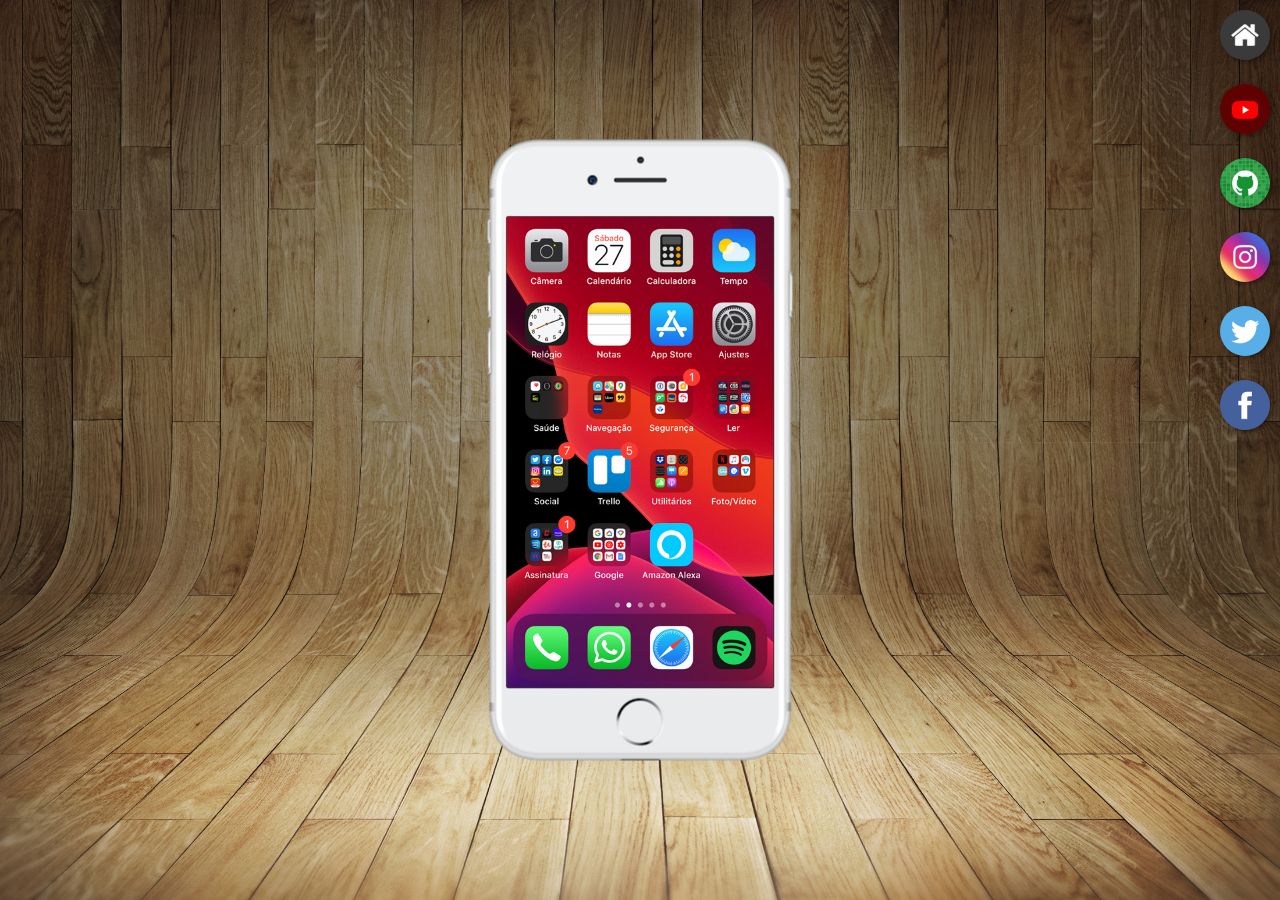
<file: index.html>
<!DOCTYPE html>
<html lang="pt-br">
<head>
    <meta charset="UTF-8">
    <meta http-equiv="X-UA-Compatible" content="IE=edge">
    <meta name="viewport" content="width=device-width, initial-scale=1.0">
    <link rel="shortcut icon" href="favicon.ico" type="image/x-icon">
    <link rel="stylesheet" href="estilos/style.css">
    <title>Projeto Redes Sociais</title>
</head>
<body>
    <main>
        <section id="telefone">
            <iframe src="home.html" name="tela" id="tela" frameborder="0"></iframe>
        </section>
        <section id="redes-sociais">
            <a href="#" target="tela"><img src="imagens/logo-home.jpg" alt="Home"></a><br>
            <a href="youtube.html" target="tela"><img src="imagens/logo-youtube.jpg" alt="Youtube"></a><br>
            <a href="github.html" target="tela"><img src="imagens/logo-github.jpg" alt="Github"></a><br>
            <a href="instagram.html" target="tela"><img src="imagens/logo-instagram.jpg" alt="Instagram"></a><br>
            <a href="twitter.html" target="tela"><img src="imagens/logo-twitter.jpg" alt="Twitter"></a><br>
            <a href="facebook.html" target="tela"><img src="imagens/logo-facebook.jpg" alt="Facebook"></a><br>
        </section>

    </main>
</body>
</html>
</file>
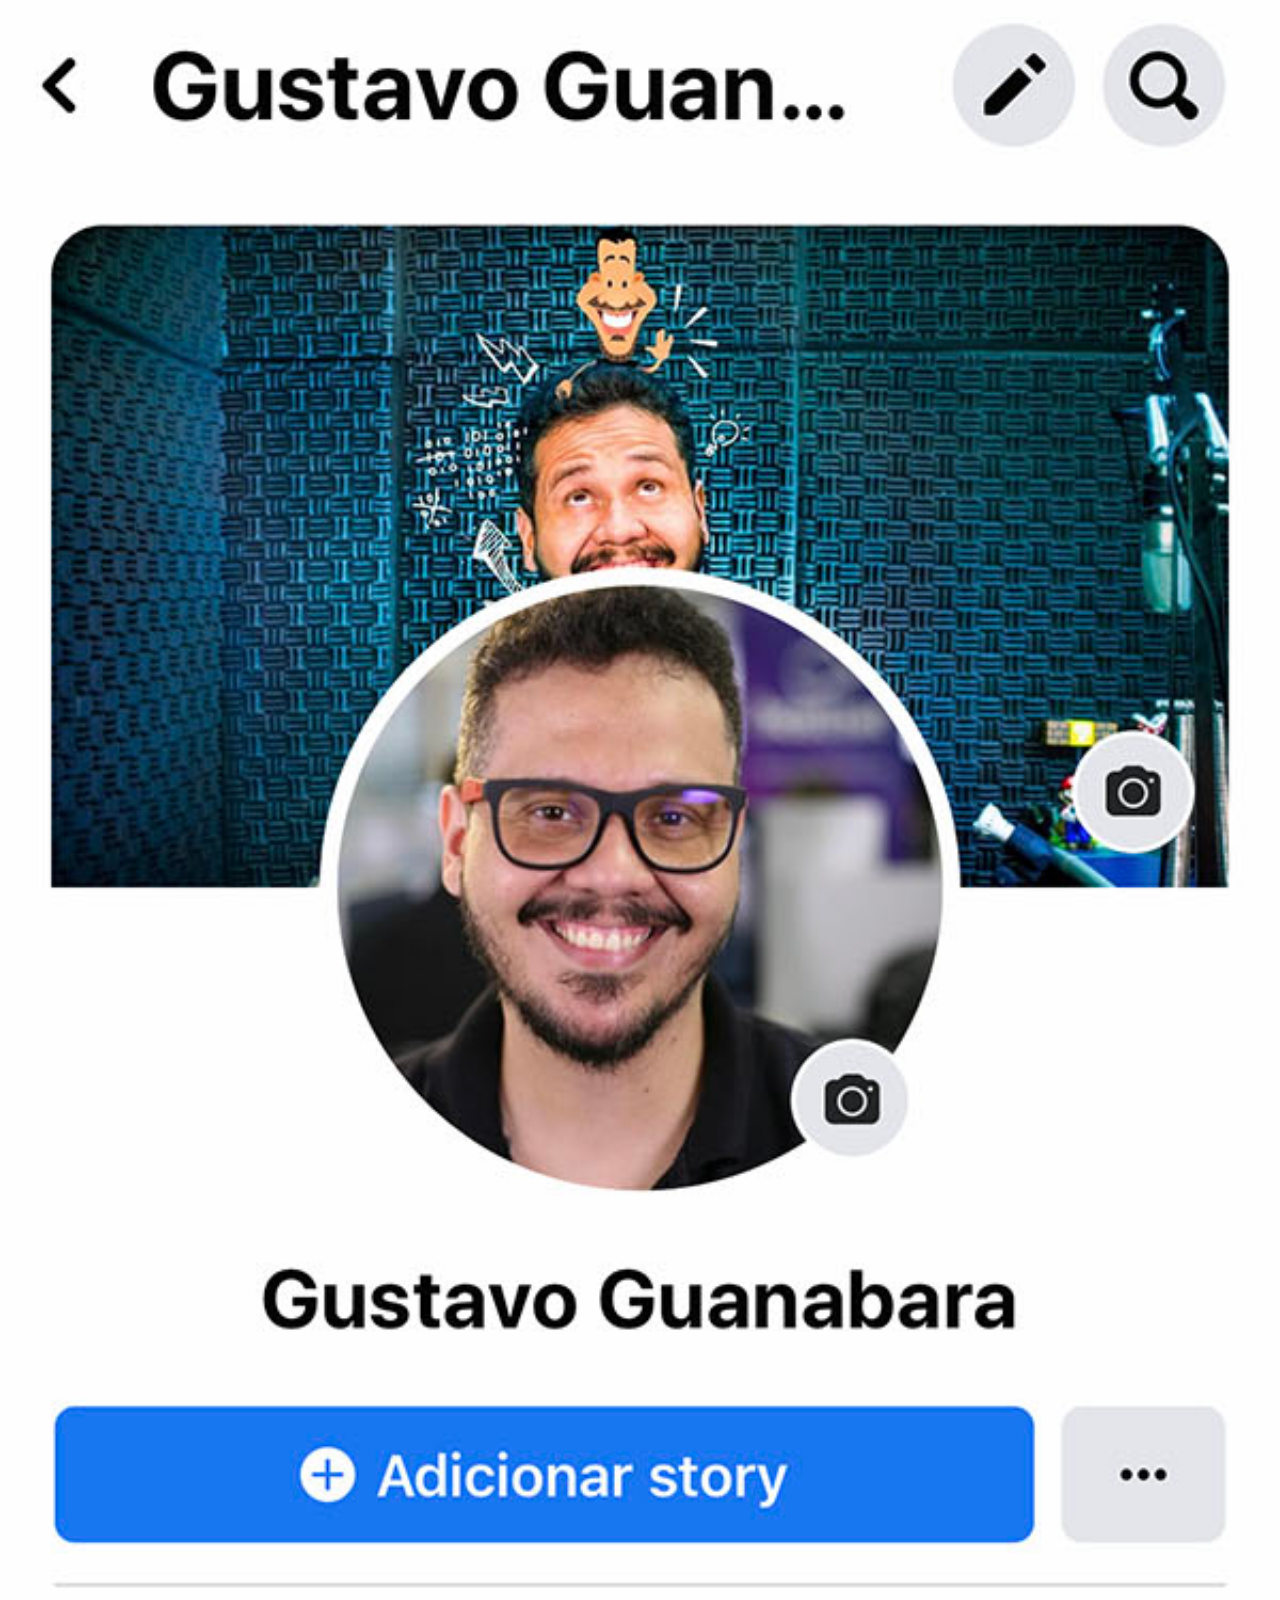
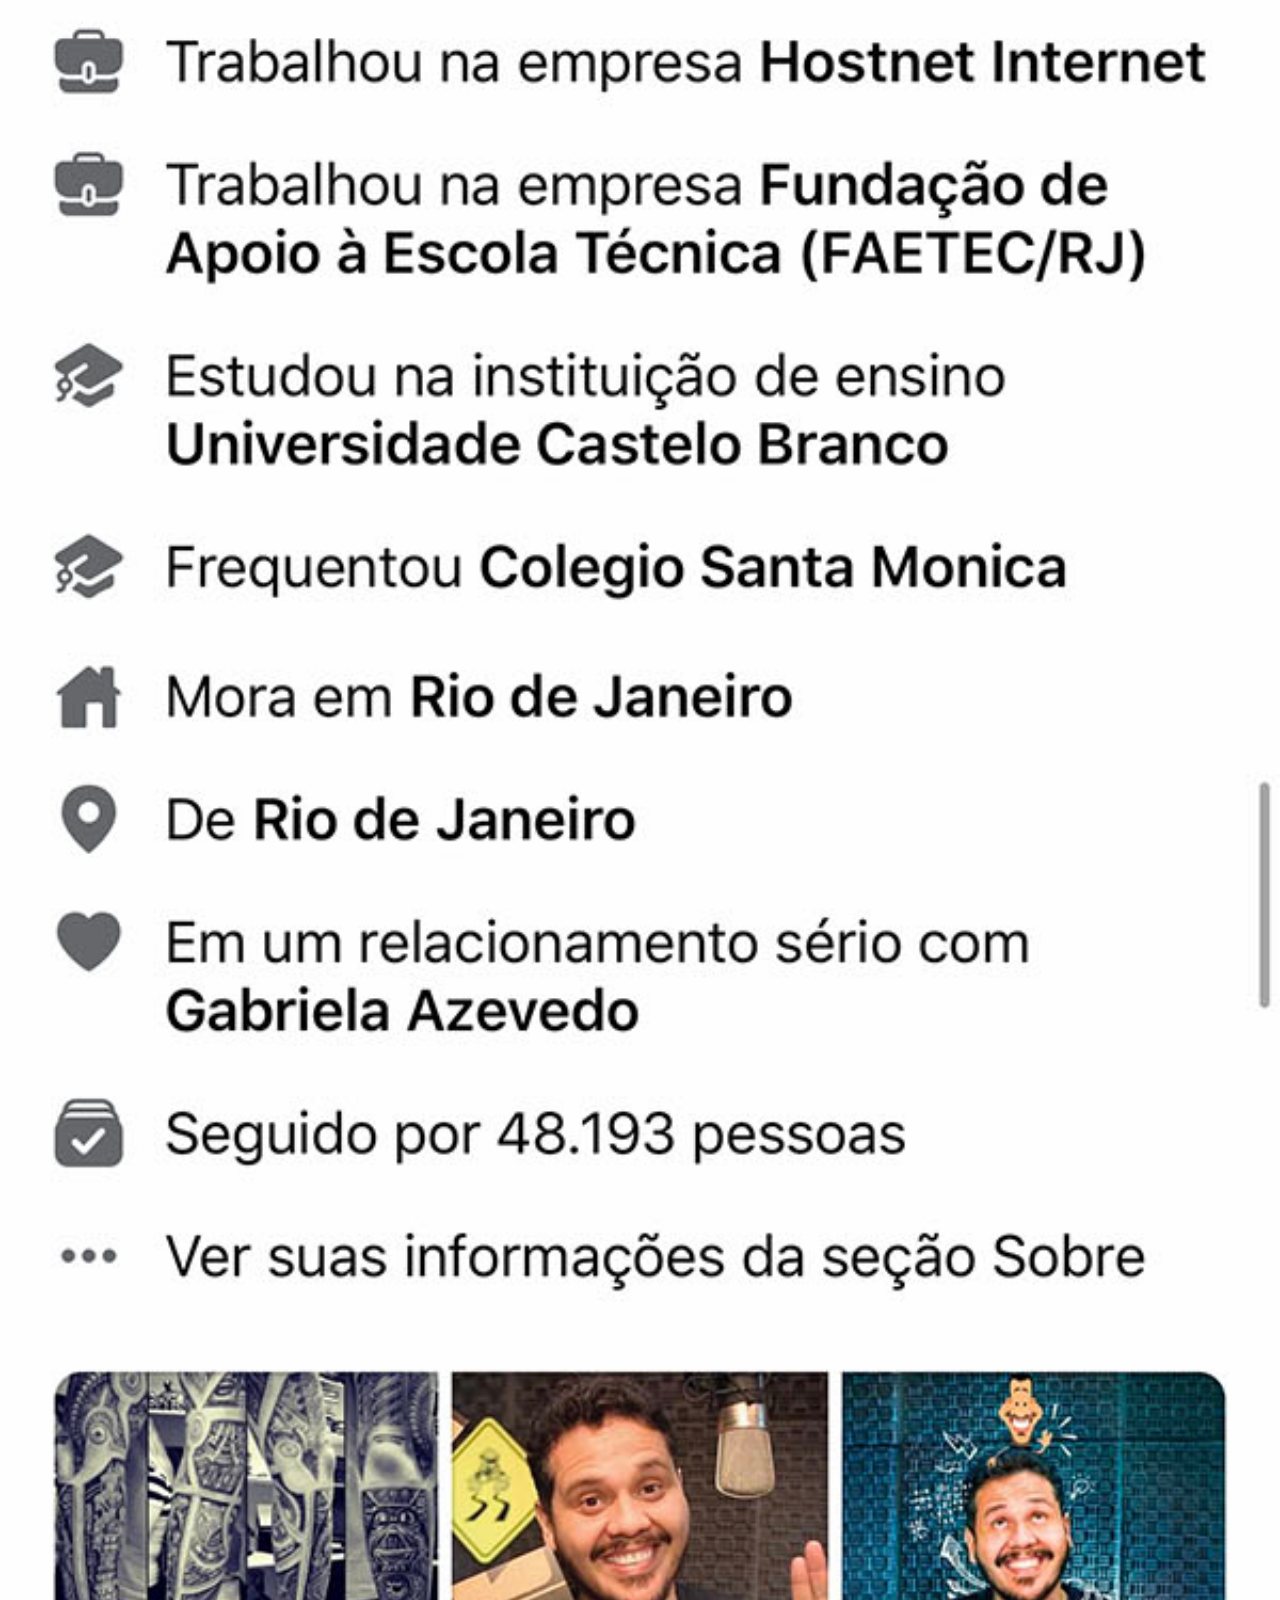
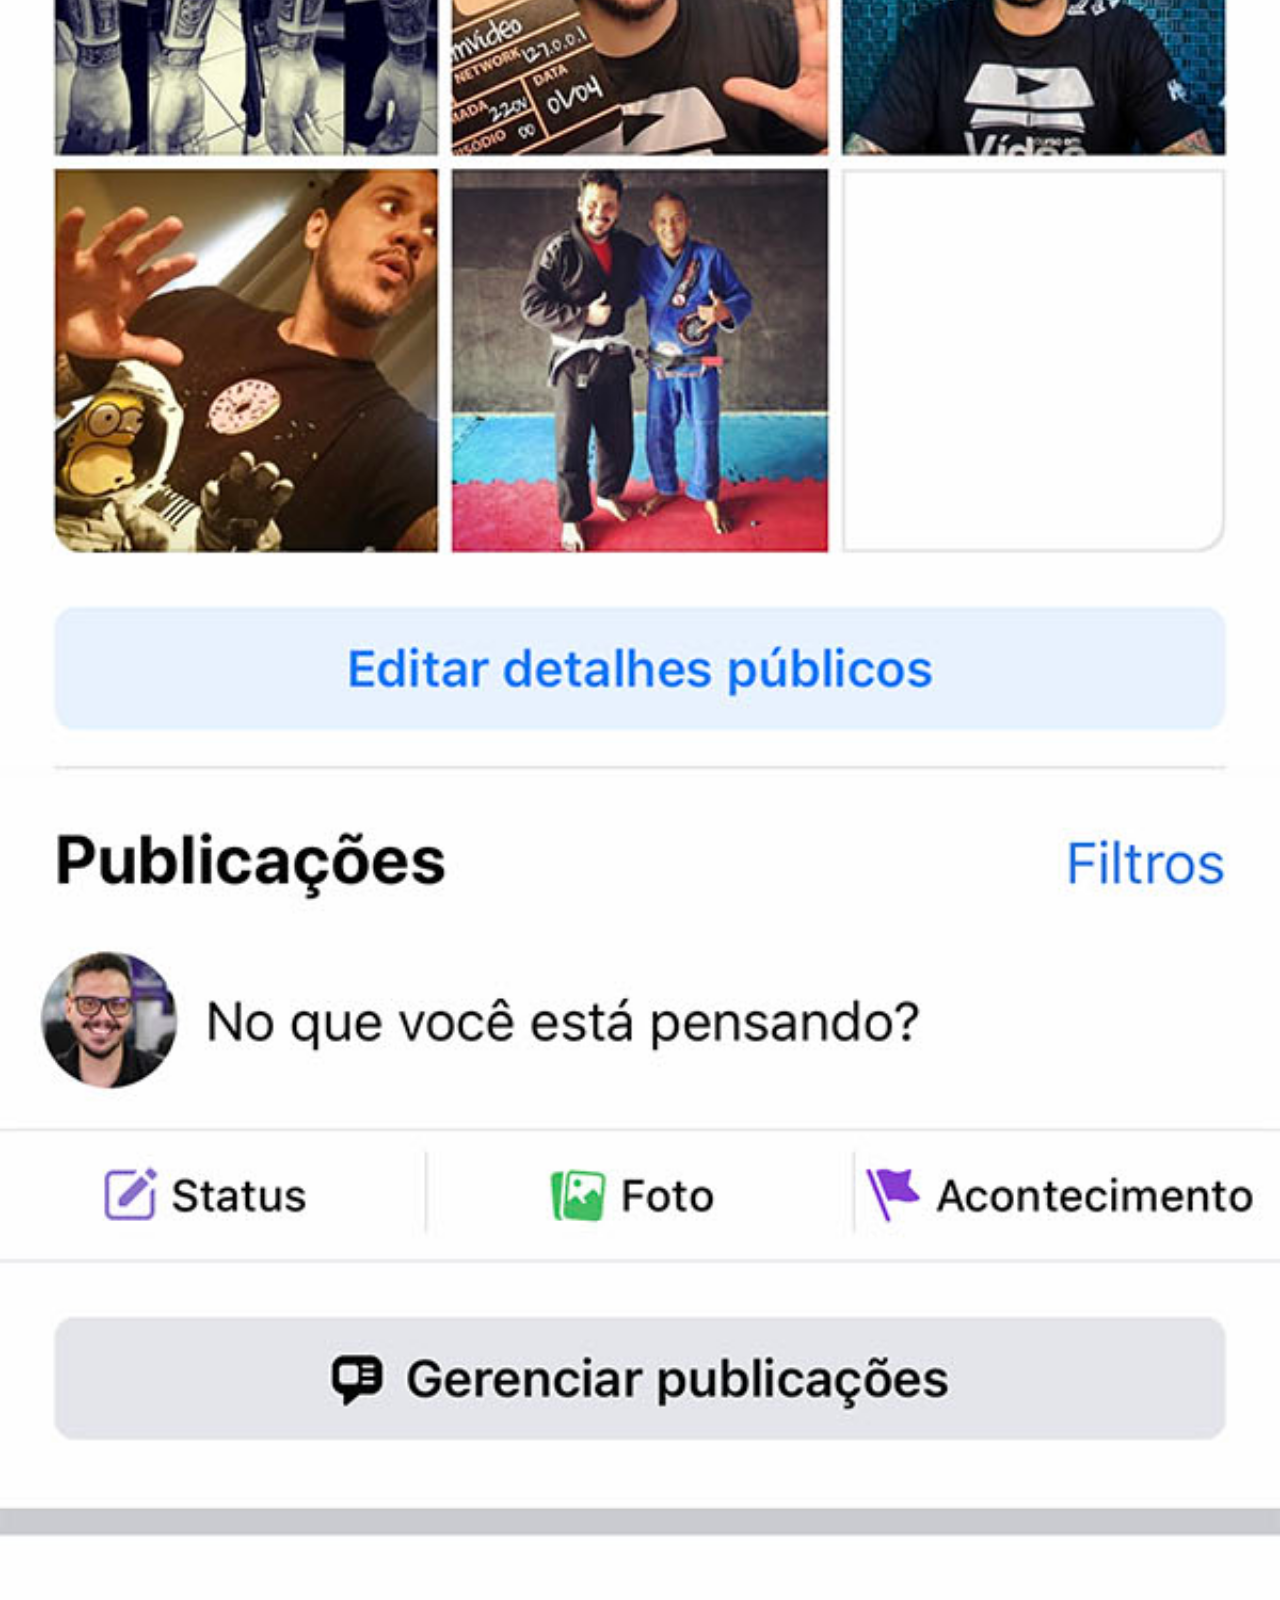
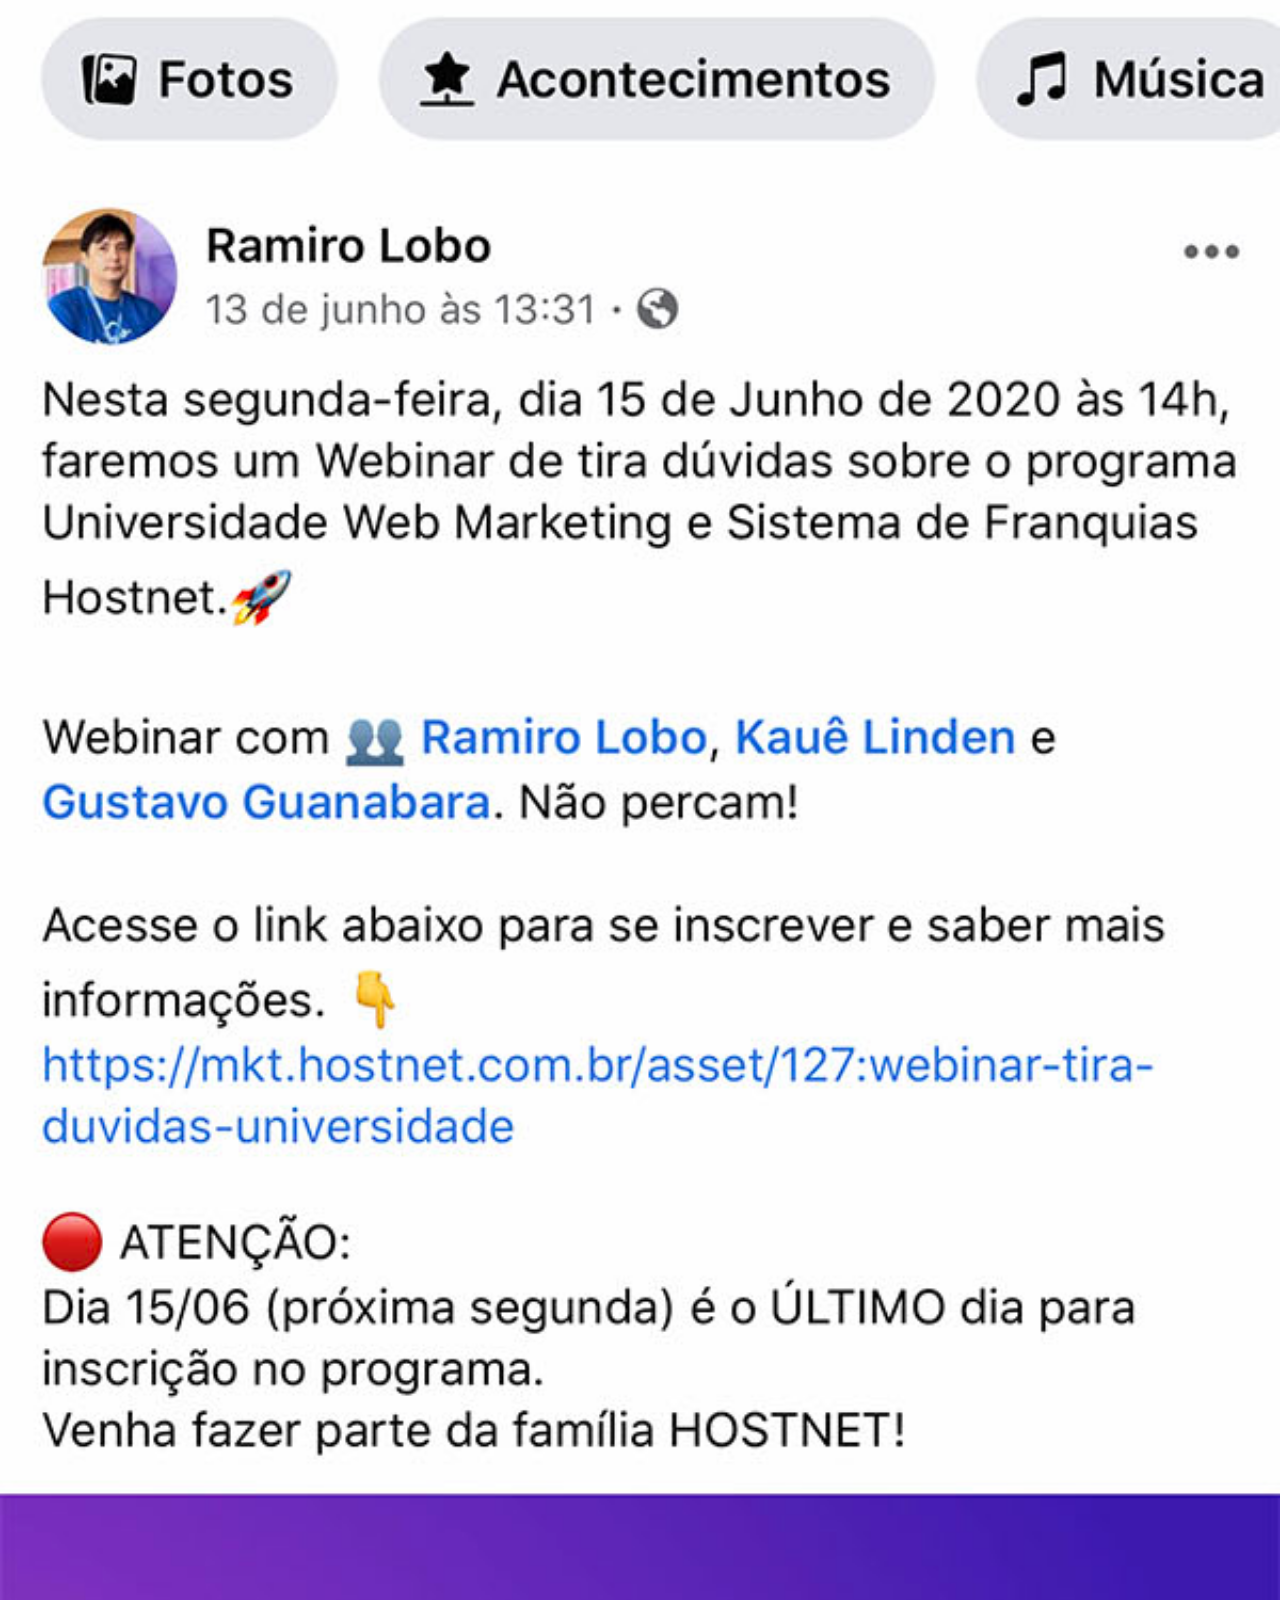
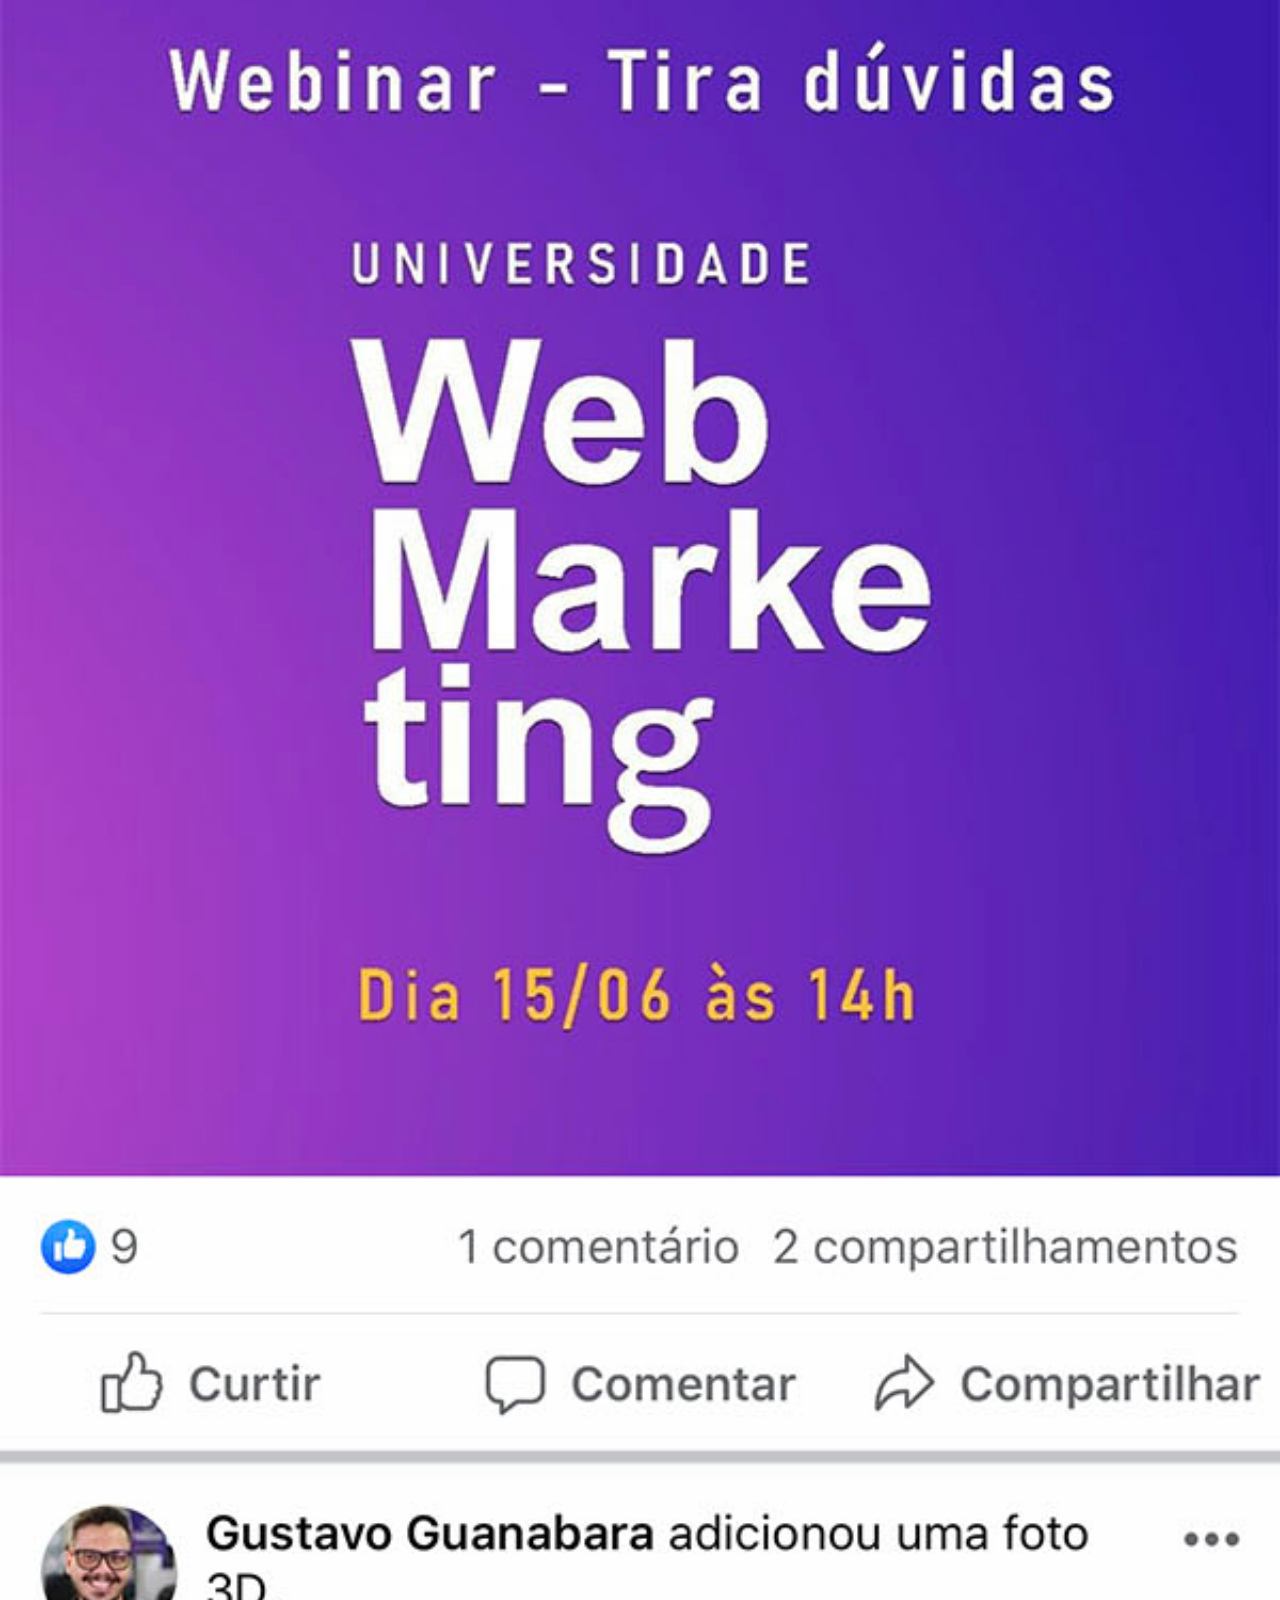
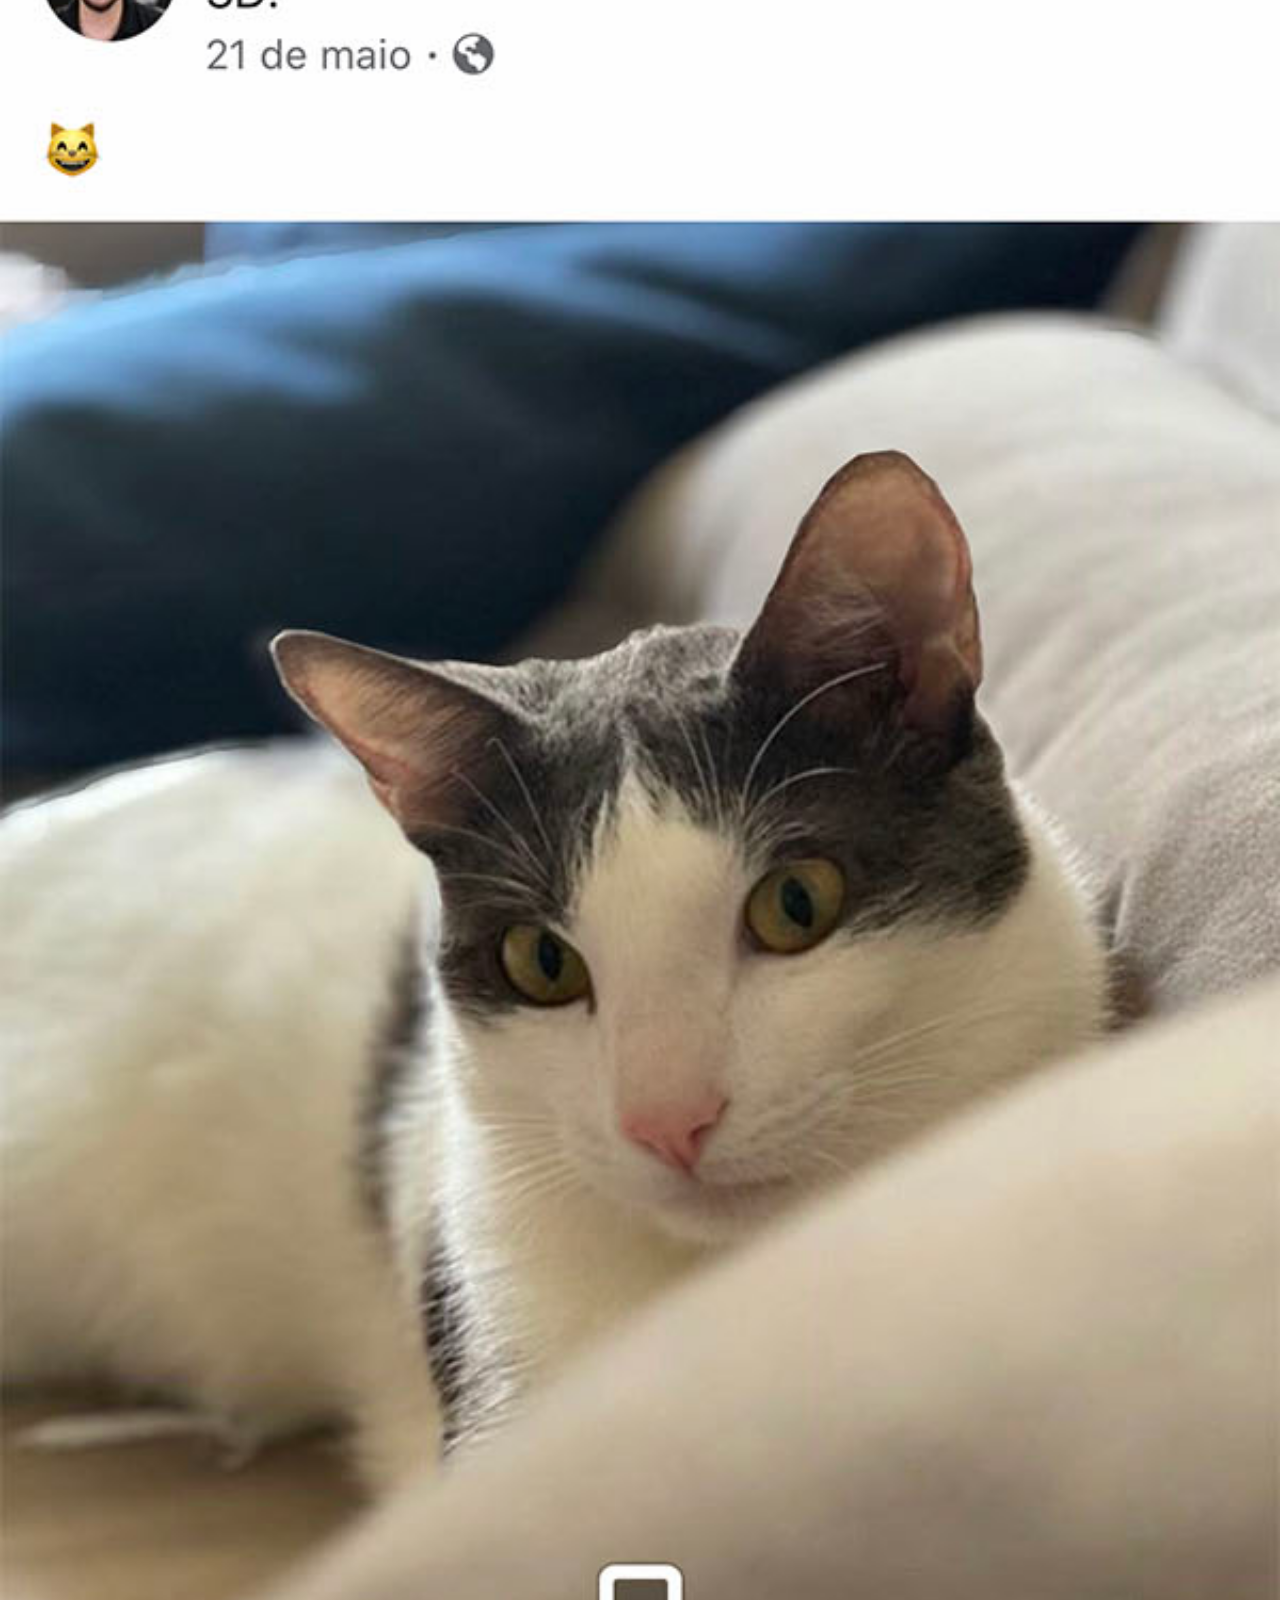
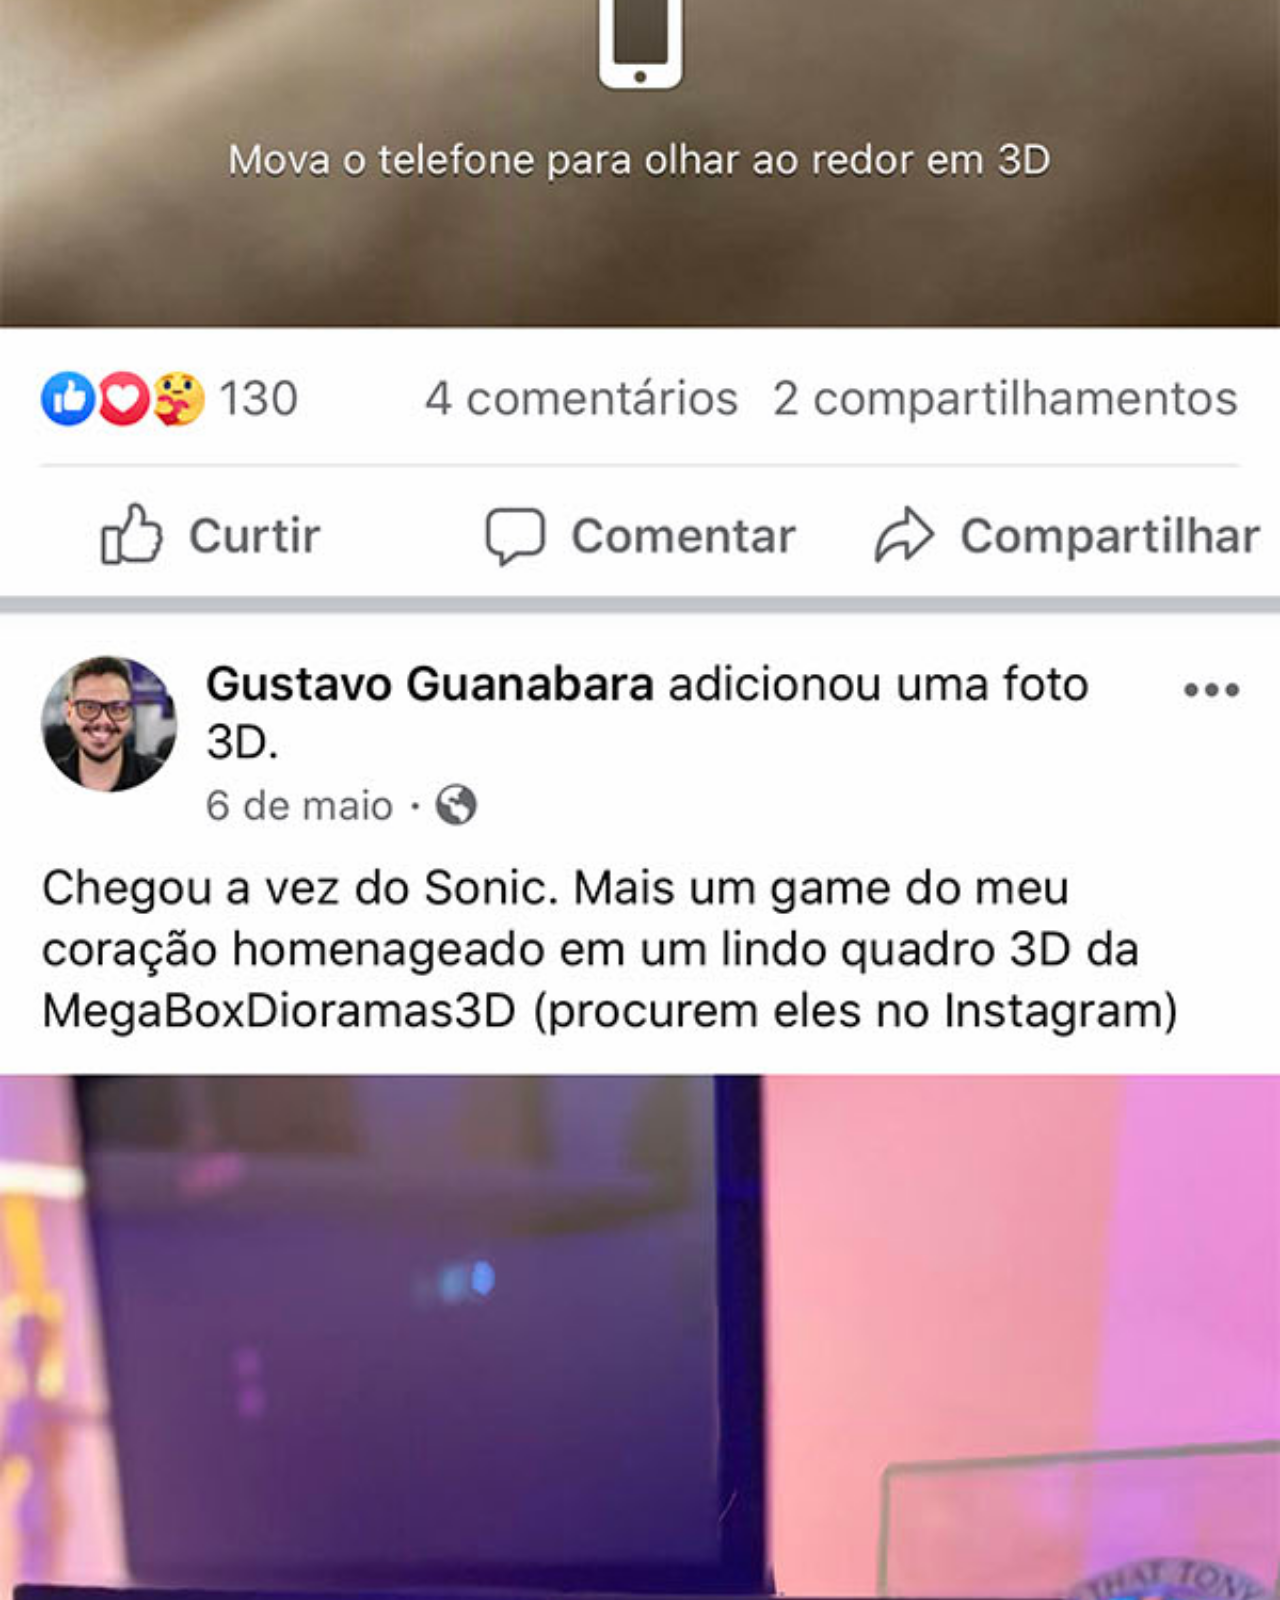
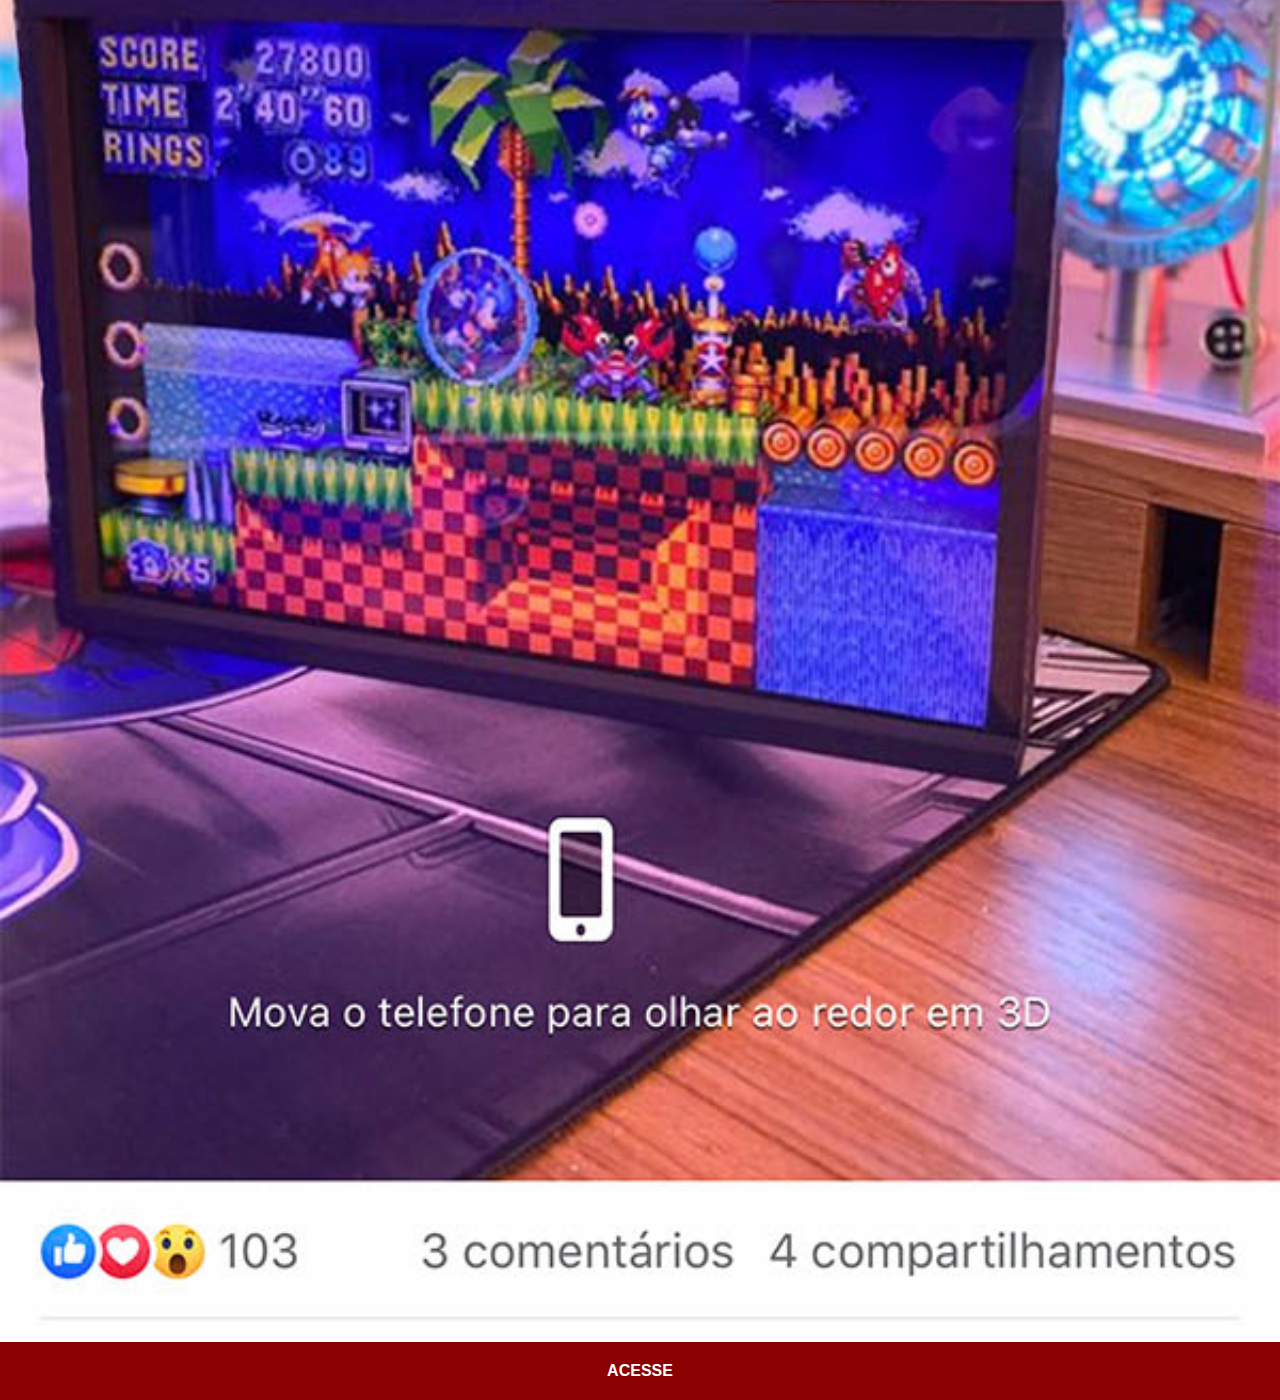
<file: facebook.html>
<!DOCTYPE html>
<html lang="pt-br">
<head>
    <meta charset="UTF-8">
    <meta http-equiv="X-UA-Compatible" content="IE=edge">
    <meta name="viewport" content="width=device-width, initial-scale=1.0">
    <title>YouTube</title>
    <link rel="stylesheet" href="estilos/social.css">

</head>


<body>
    <img src="imagens/tela-facebook.jpg" alt="Facebook">
    <a href="https://www.facebook.com/gustavoguanabara" target="_blank">ACESSE</a>
</body>
</html>
</file>
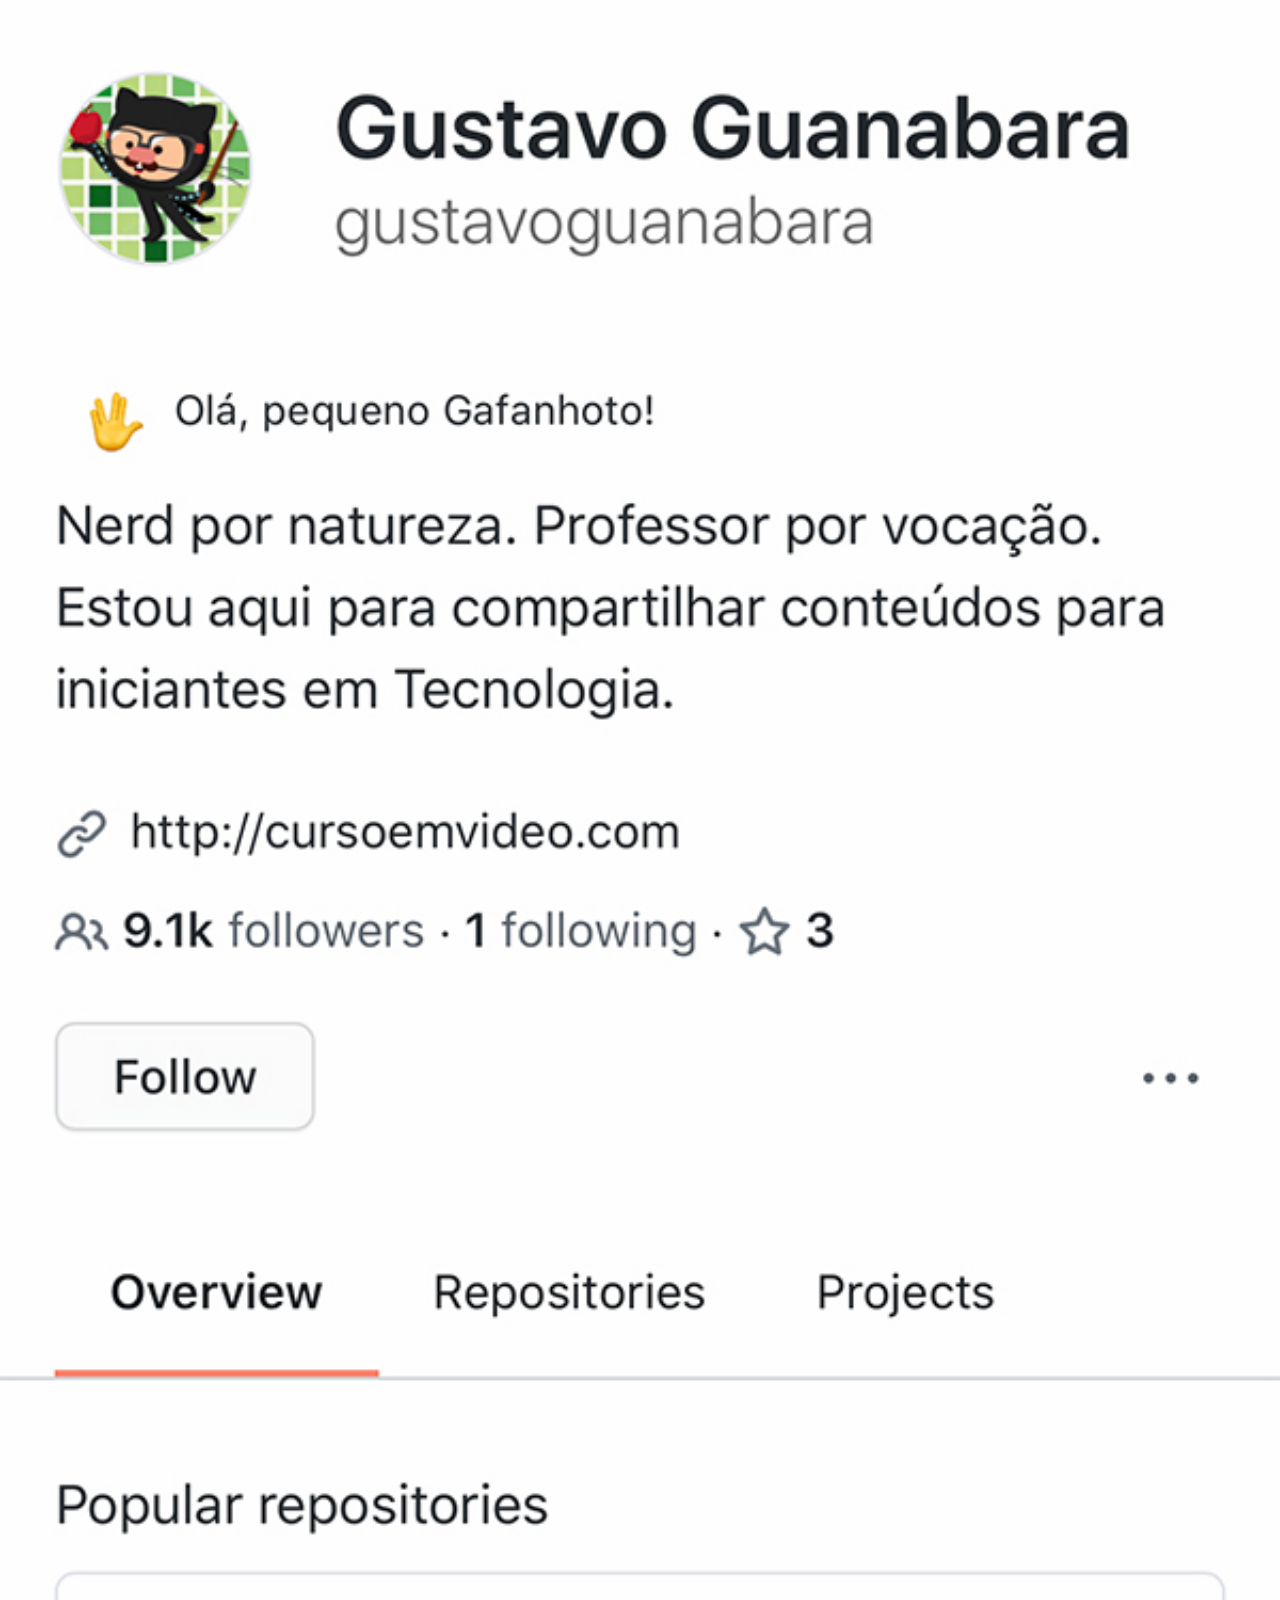
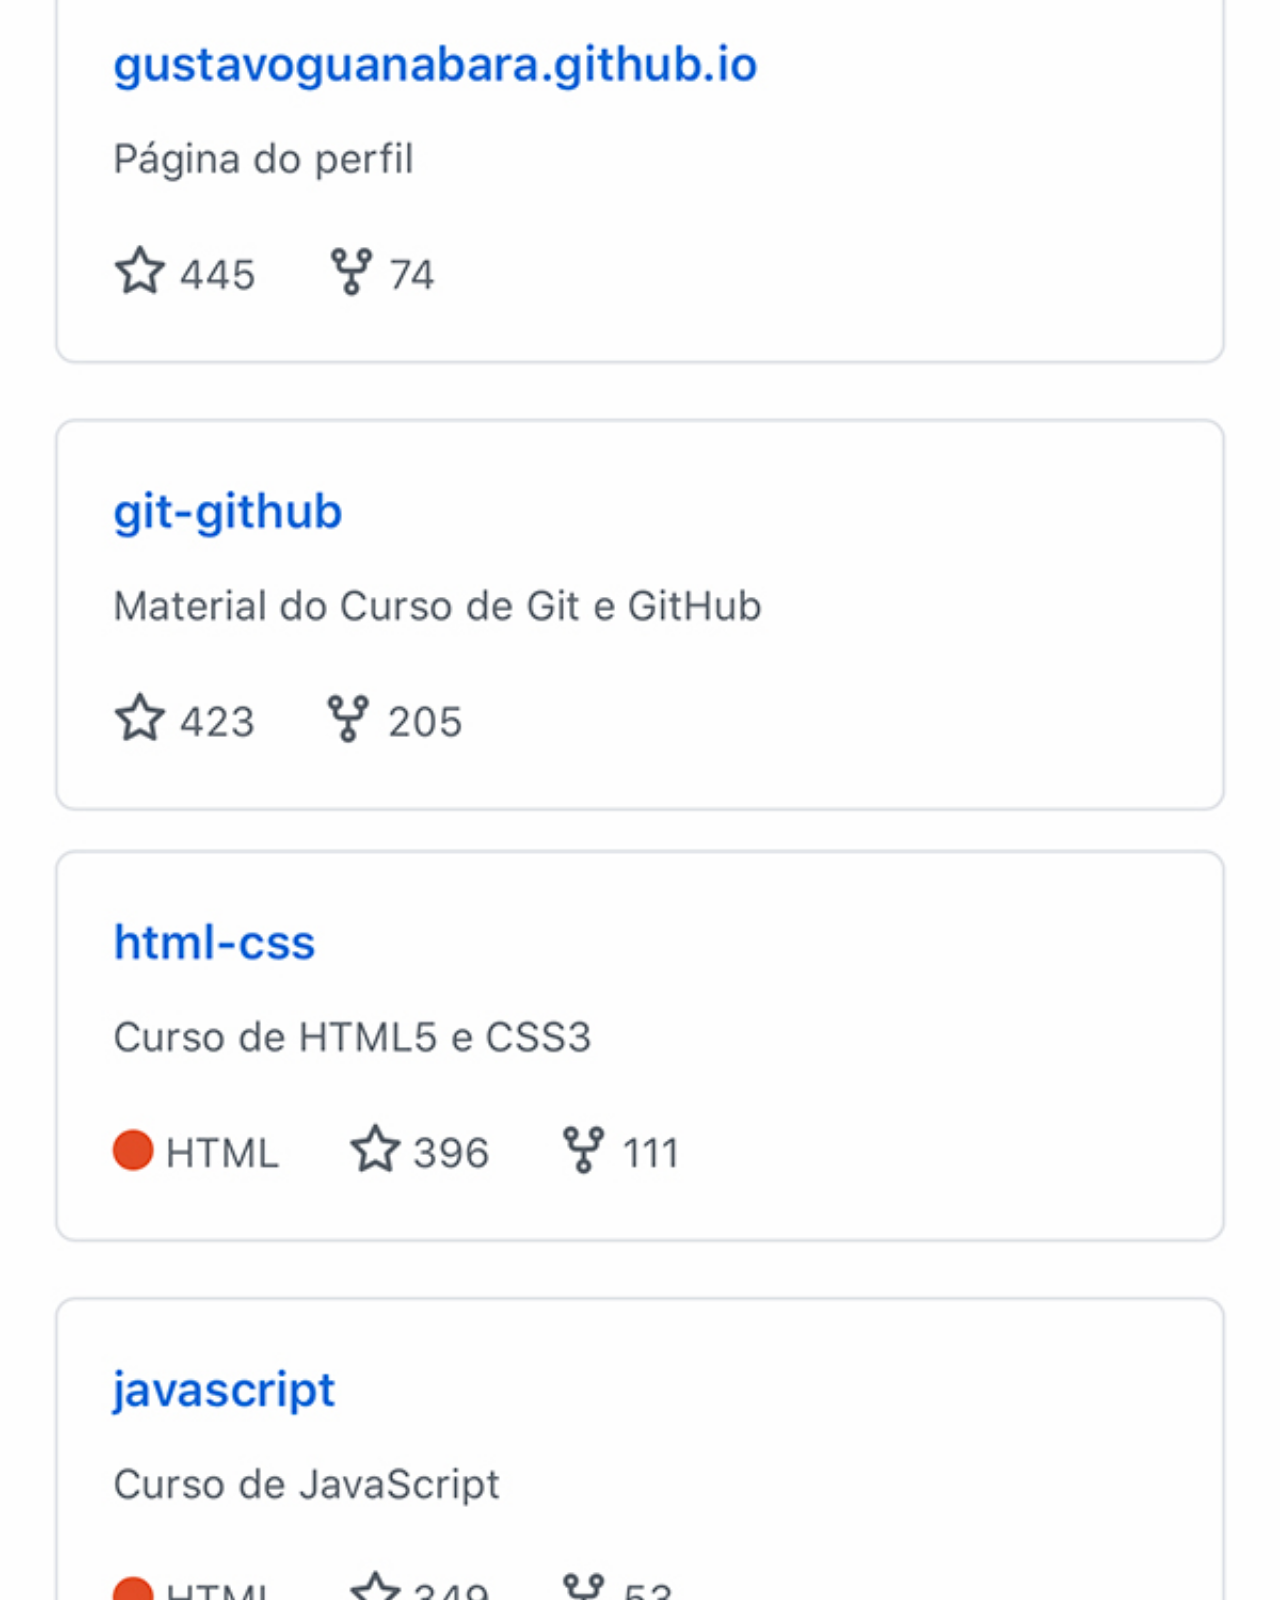
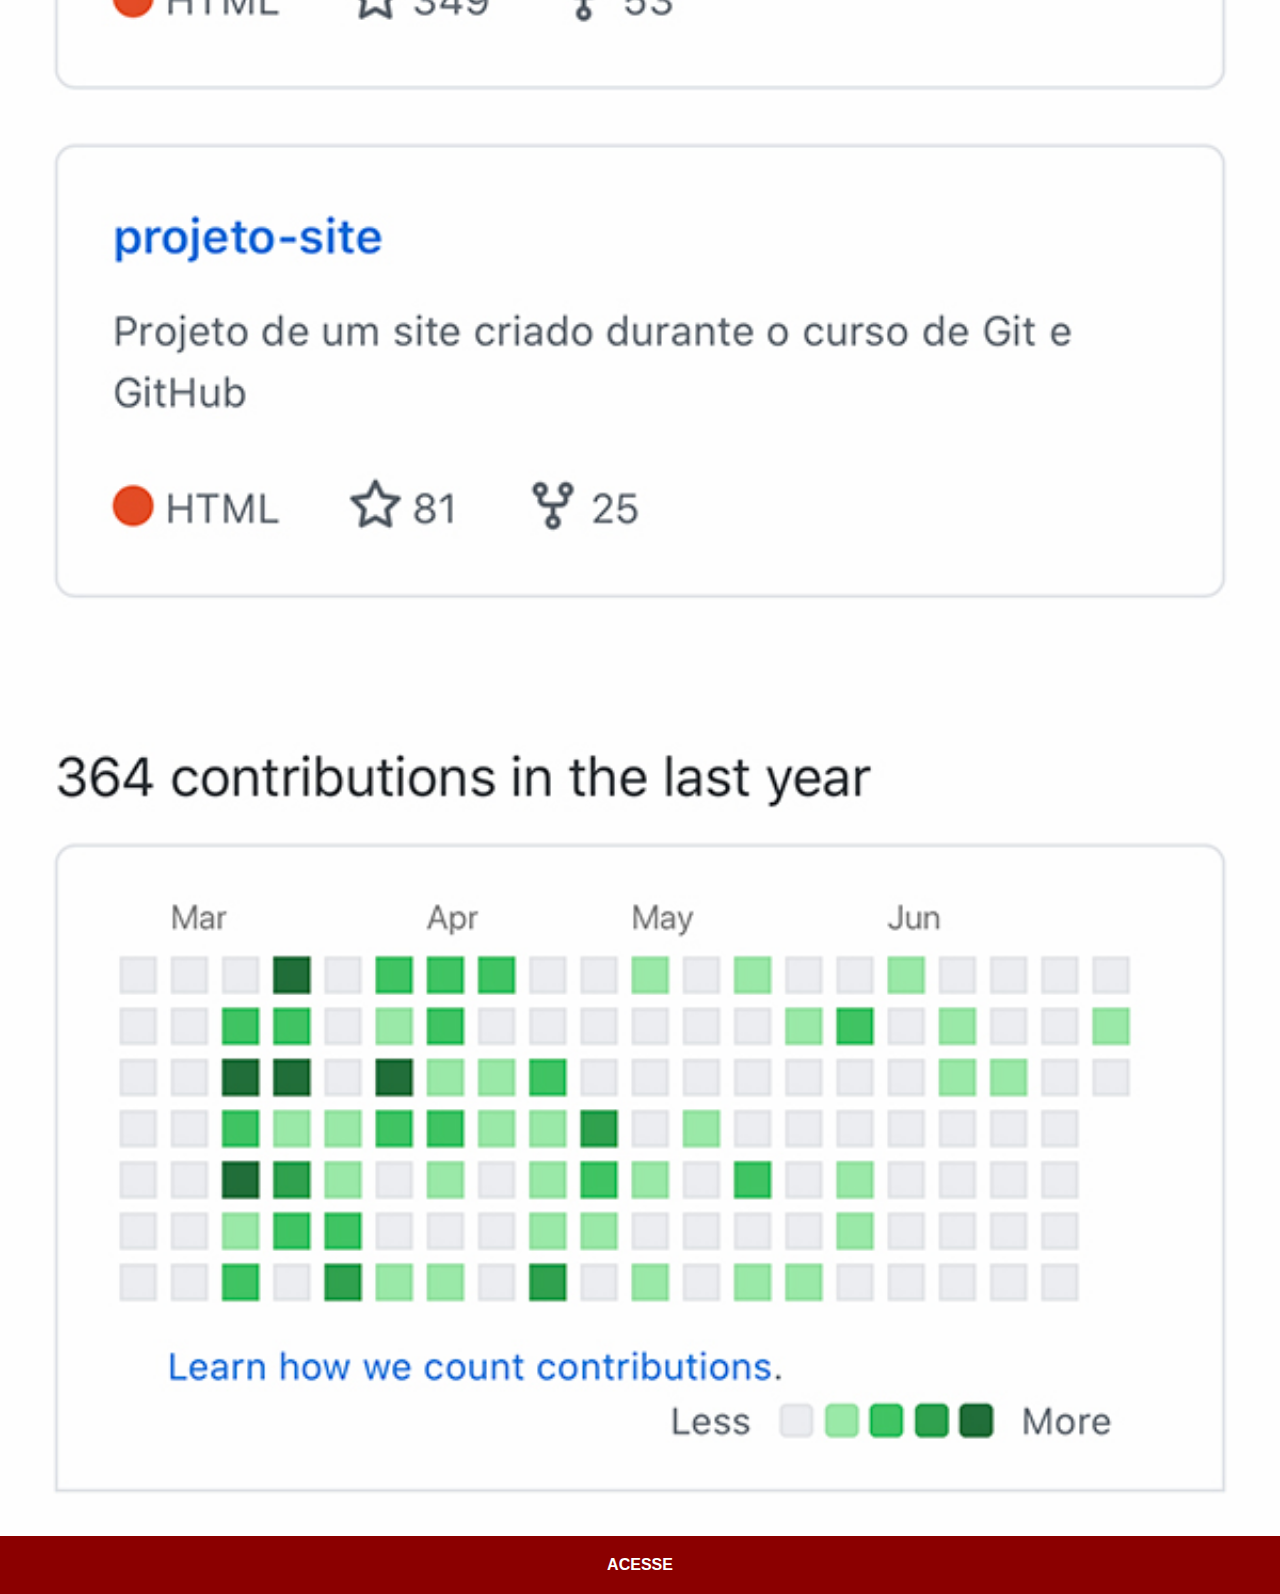
<file: github.html>
<!DOCTYPE html>
<html lang="pt-br">
<head>
    <meta charset="UTF-8">
    <meta http-equiv="X-UA-Compatible" content="IE=edge">
    <meta name="viewport" content="width=device-width, initial-scale=1.0">
    <title>YouTube</title>
    <link rel="stylesheet" href="estilos/social.css">

</head>


<body>
    <img src="imagens/tela-github.jpg" alt="YouTube">
    <a href="https://github.com/gustavoguanabara" target="_blank">ACESSE</a>
</body>
</html>
</file>
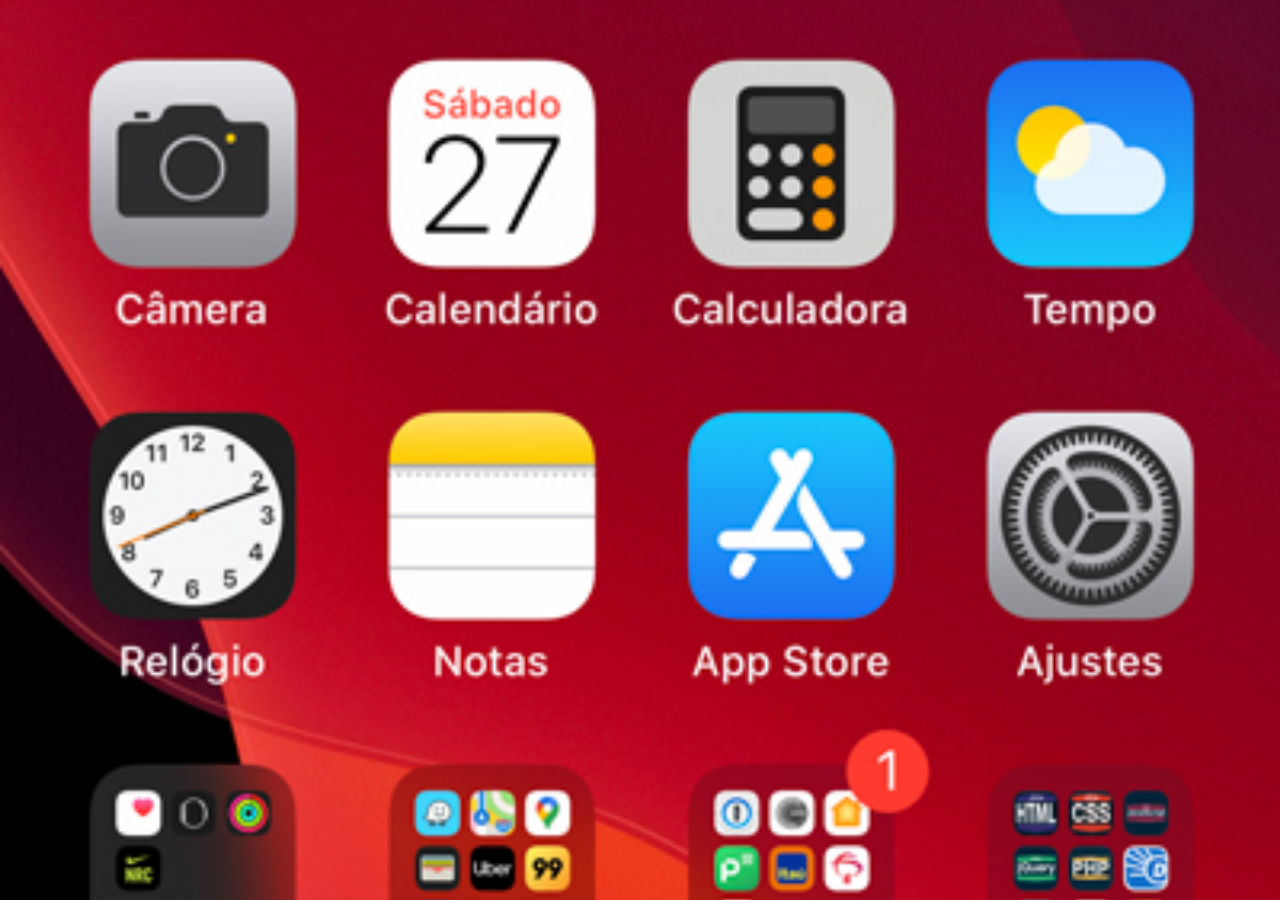
<file: home.html>
<!DOCTYPE html>
<html lang="pt-br">
<head>
    <meta charset="UTF-8">
    <meta http-equiv="X-UA-Compatible" content="IE=edge">
    <meta name="viewport" content="width=device-width, initial-scale=1.0">
    <title>Home</title>
</head>
<style>
    * {
        margin: 0px;
        padding: 0px;
    }

    body {
        width: 100vw;
        height: 100vh;
        background: black url('imagens/tela-home.jpg') no-repeat top center;
        background-size: cover;
    }
</style>
<body>
    
</body>
</html>
</file>
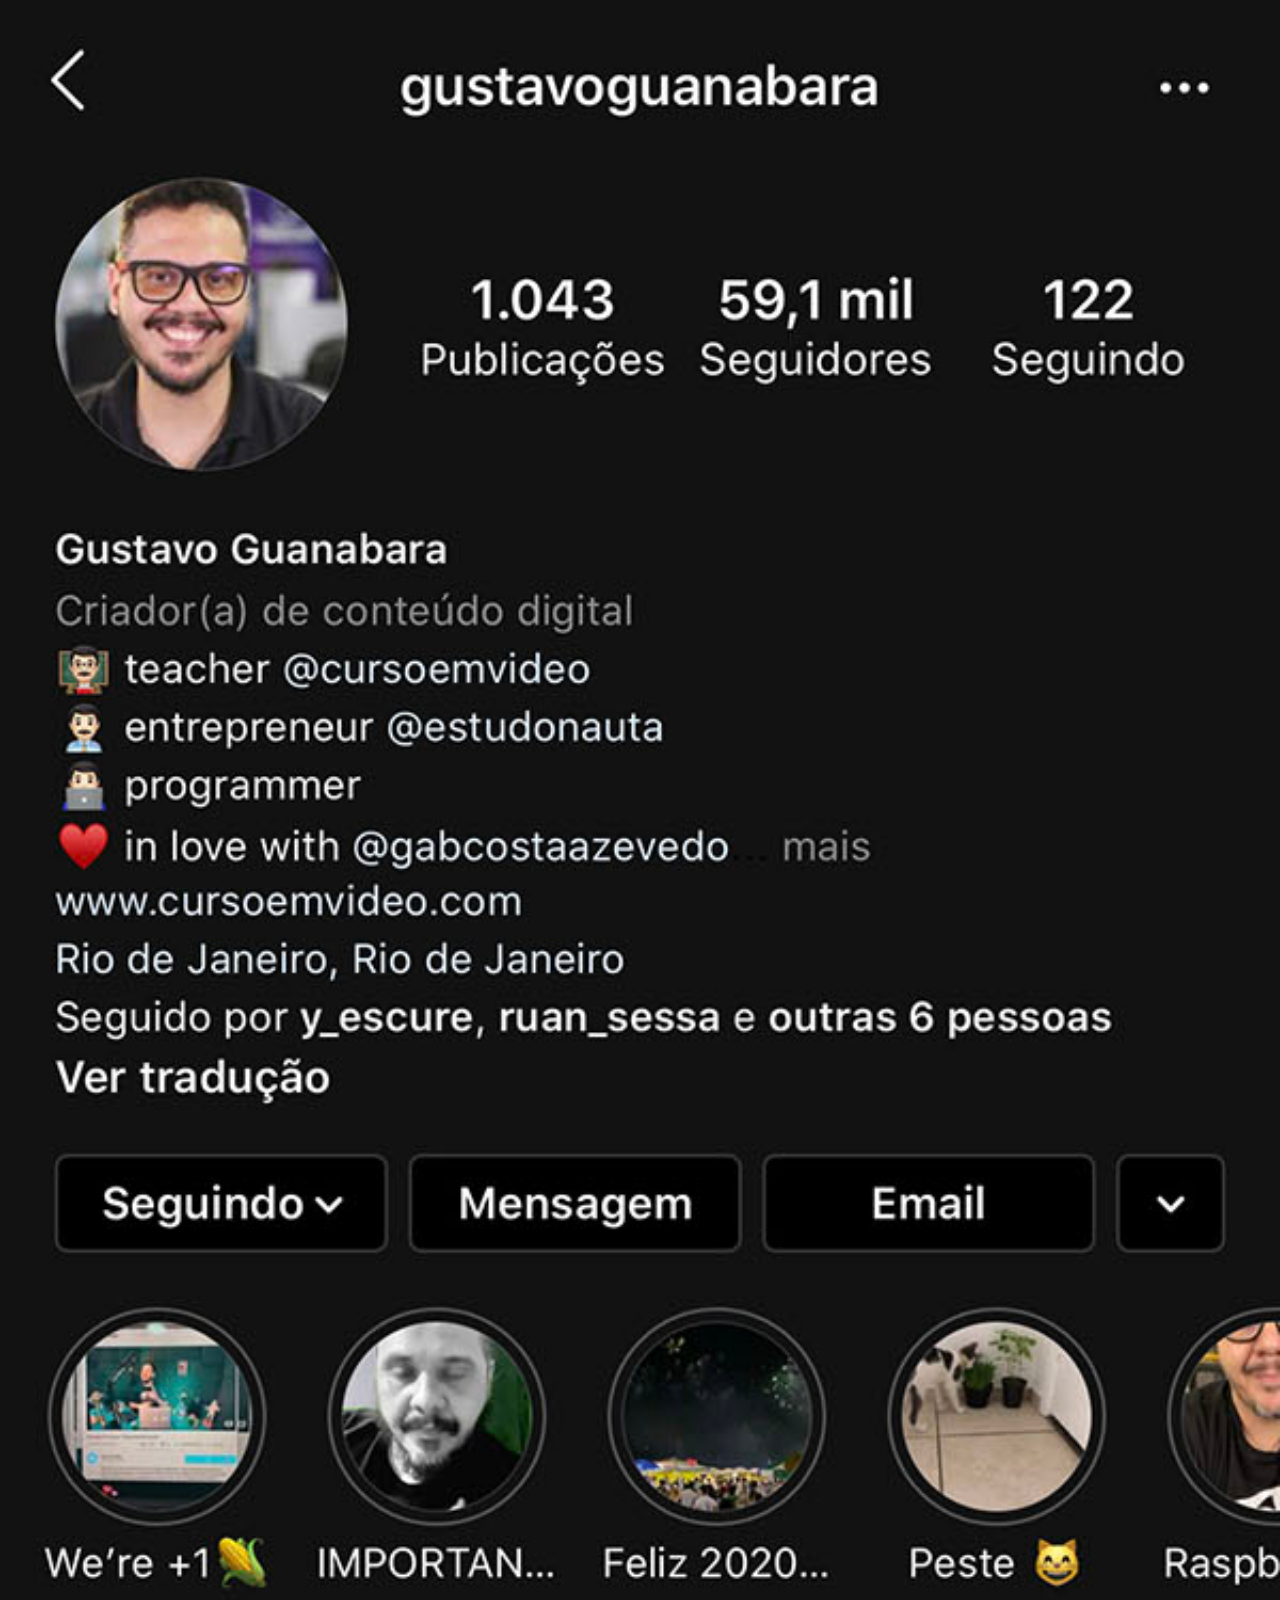
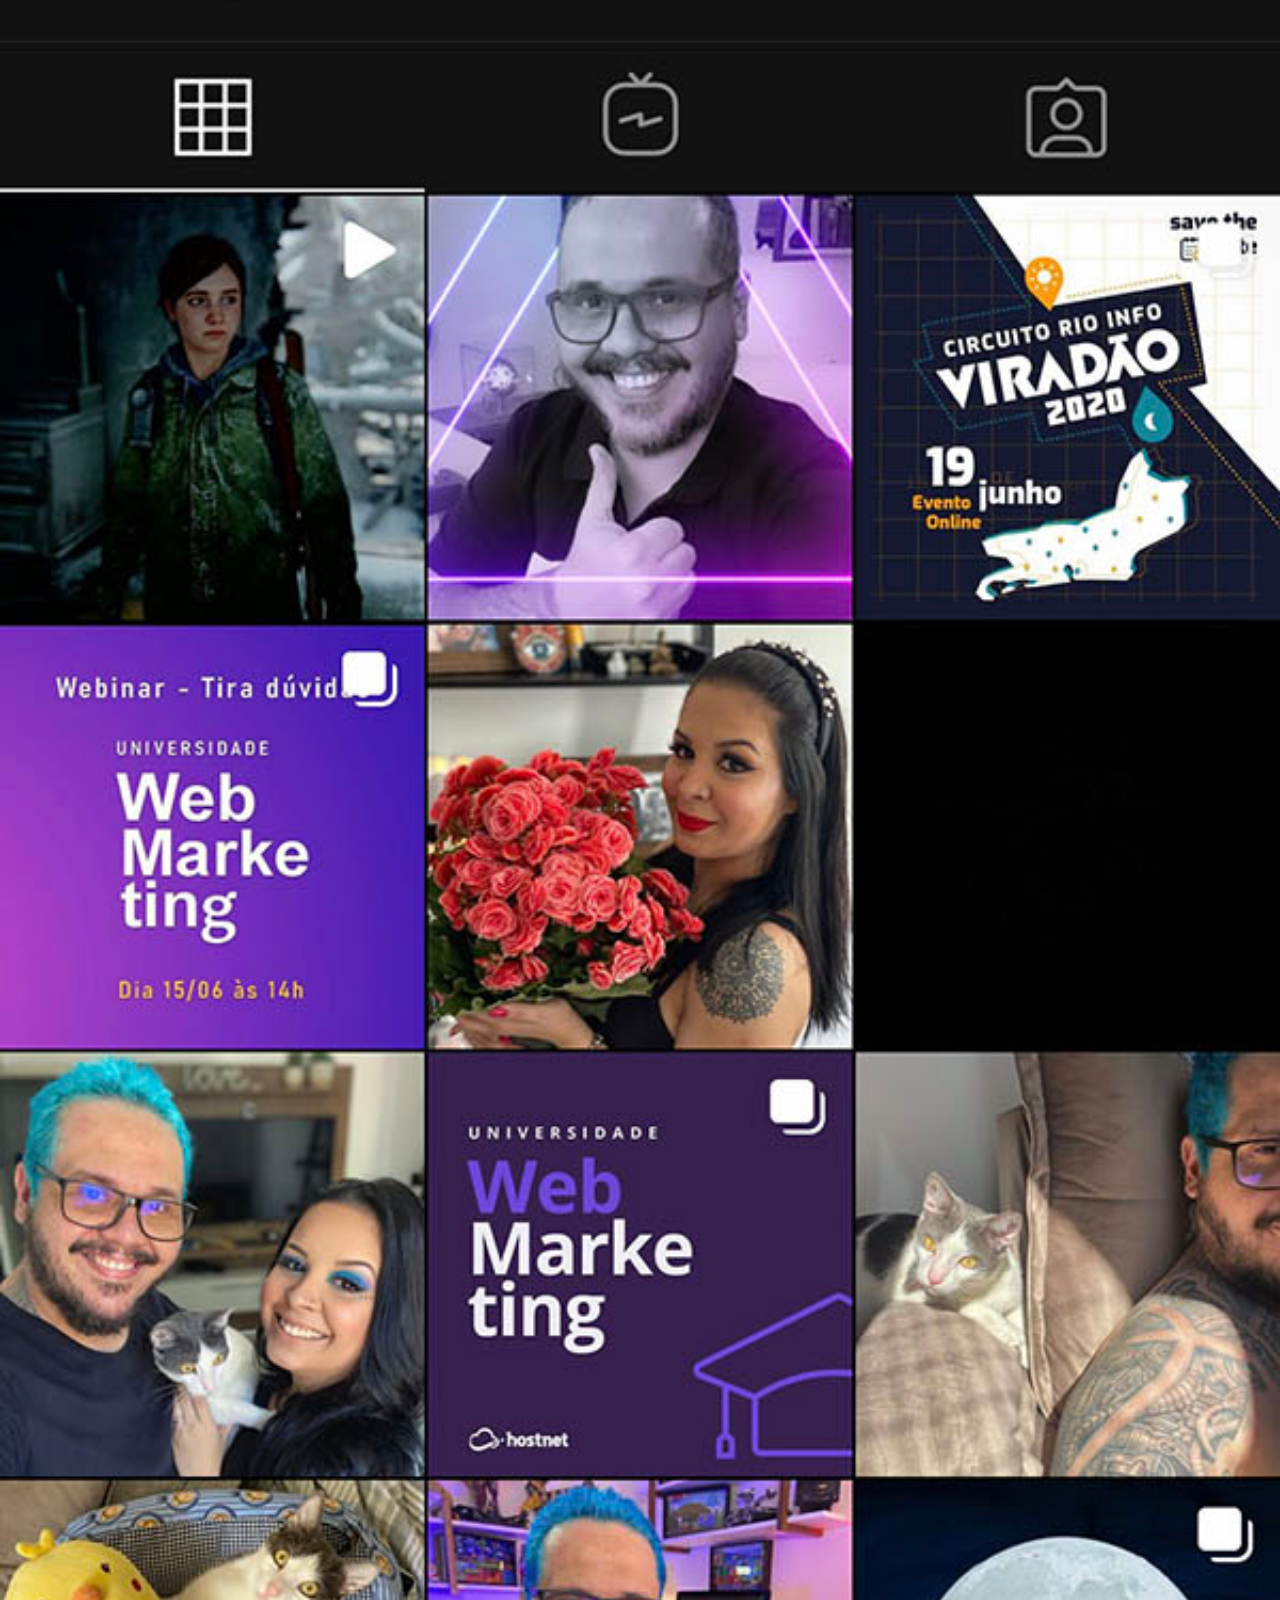
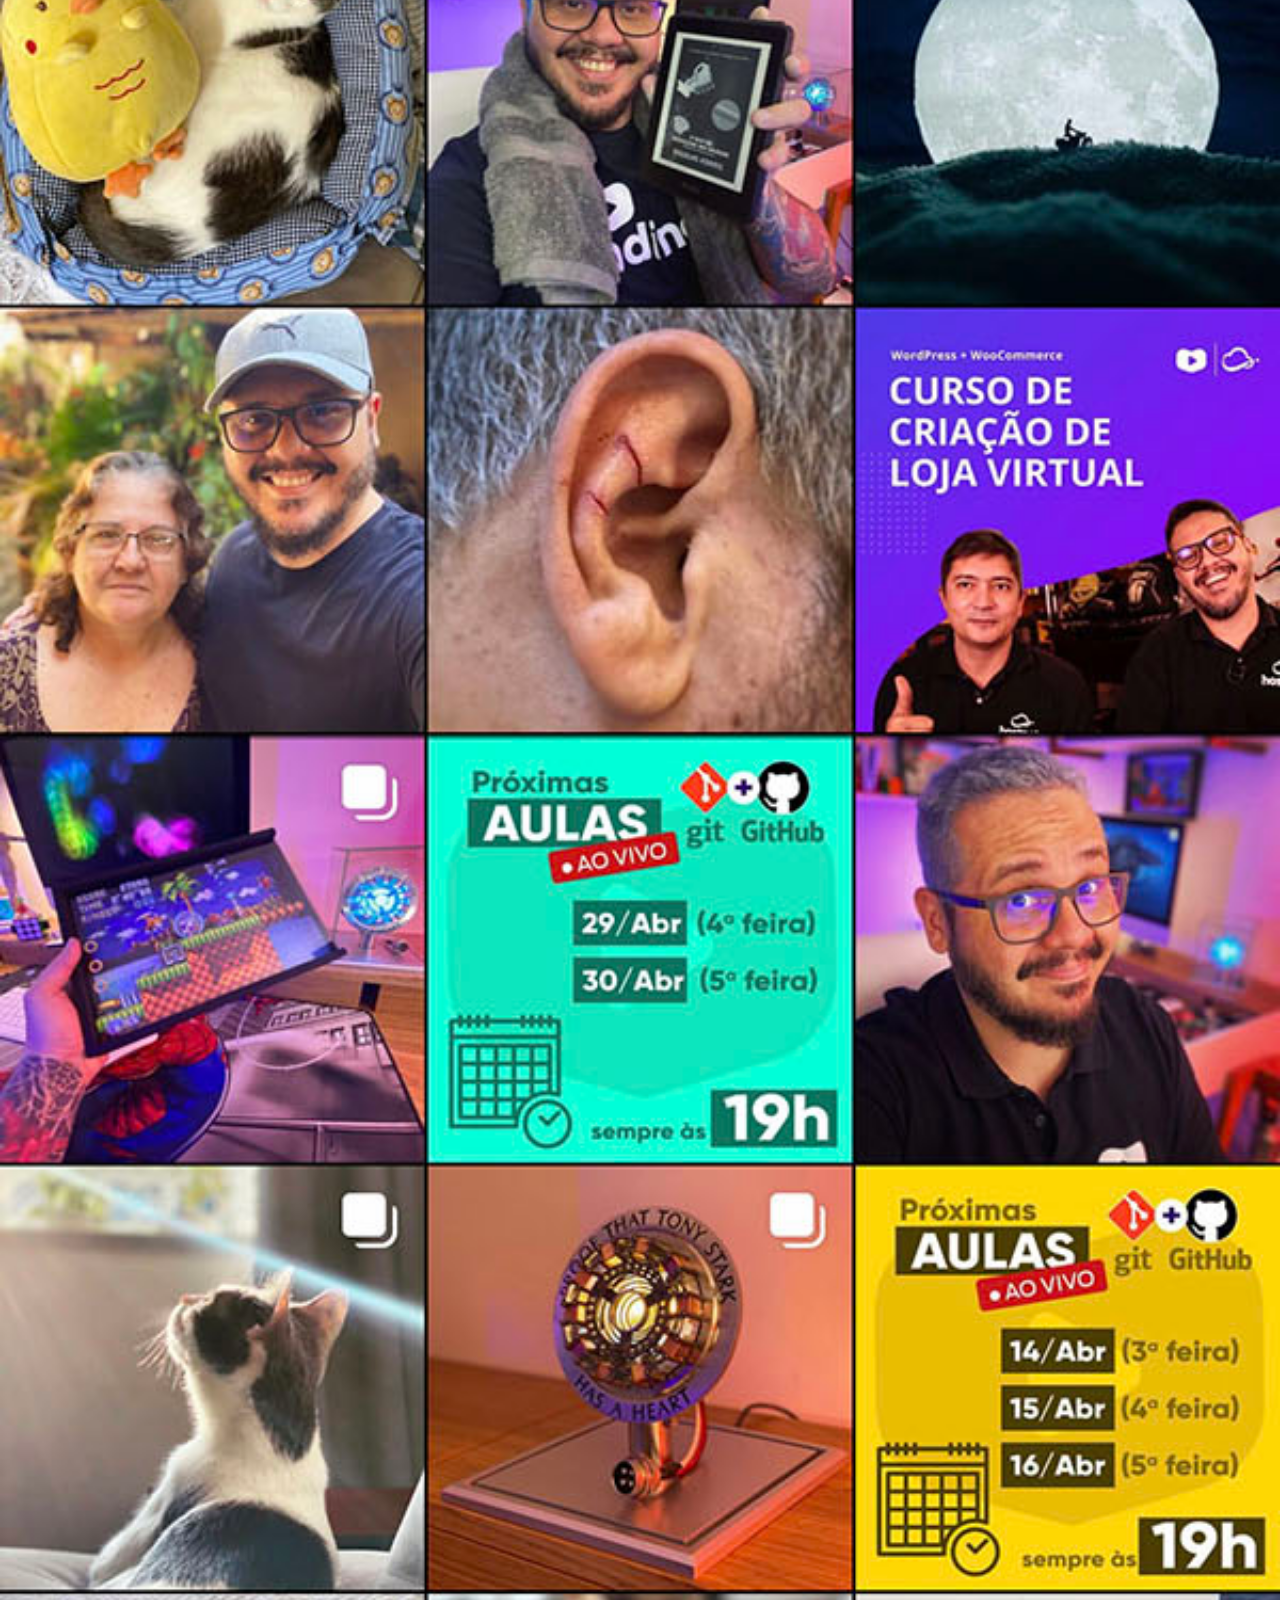
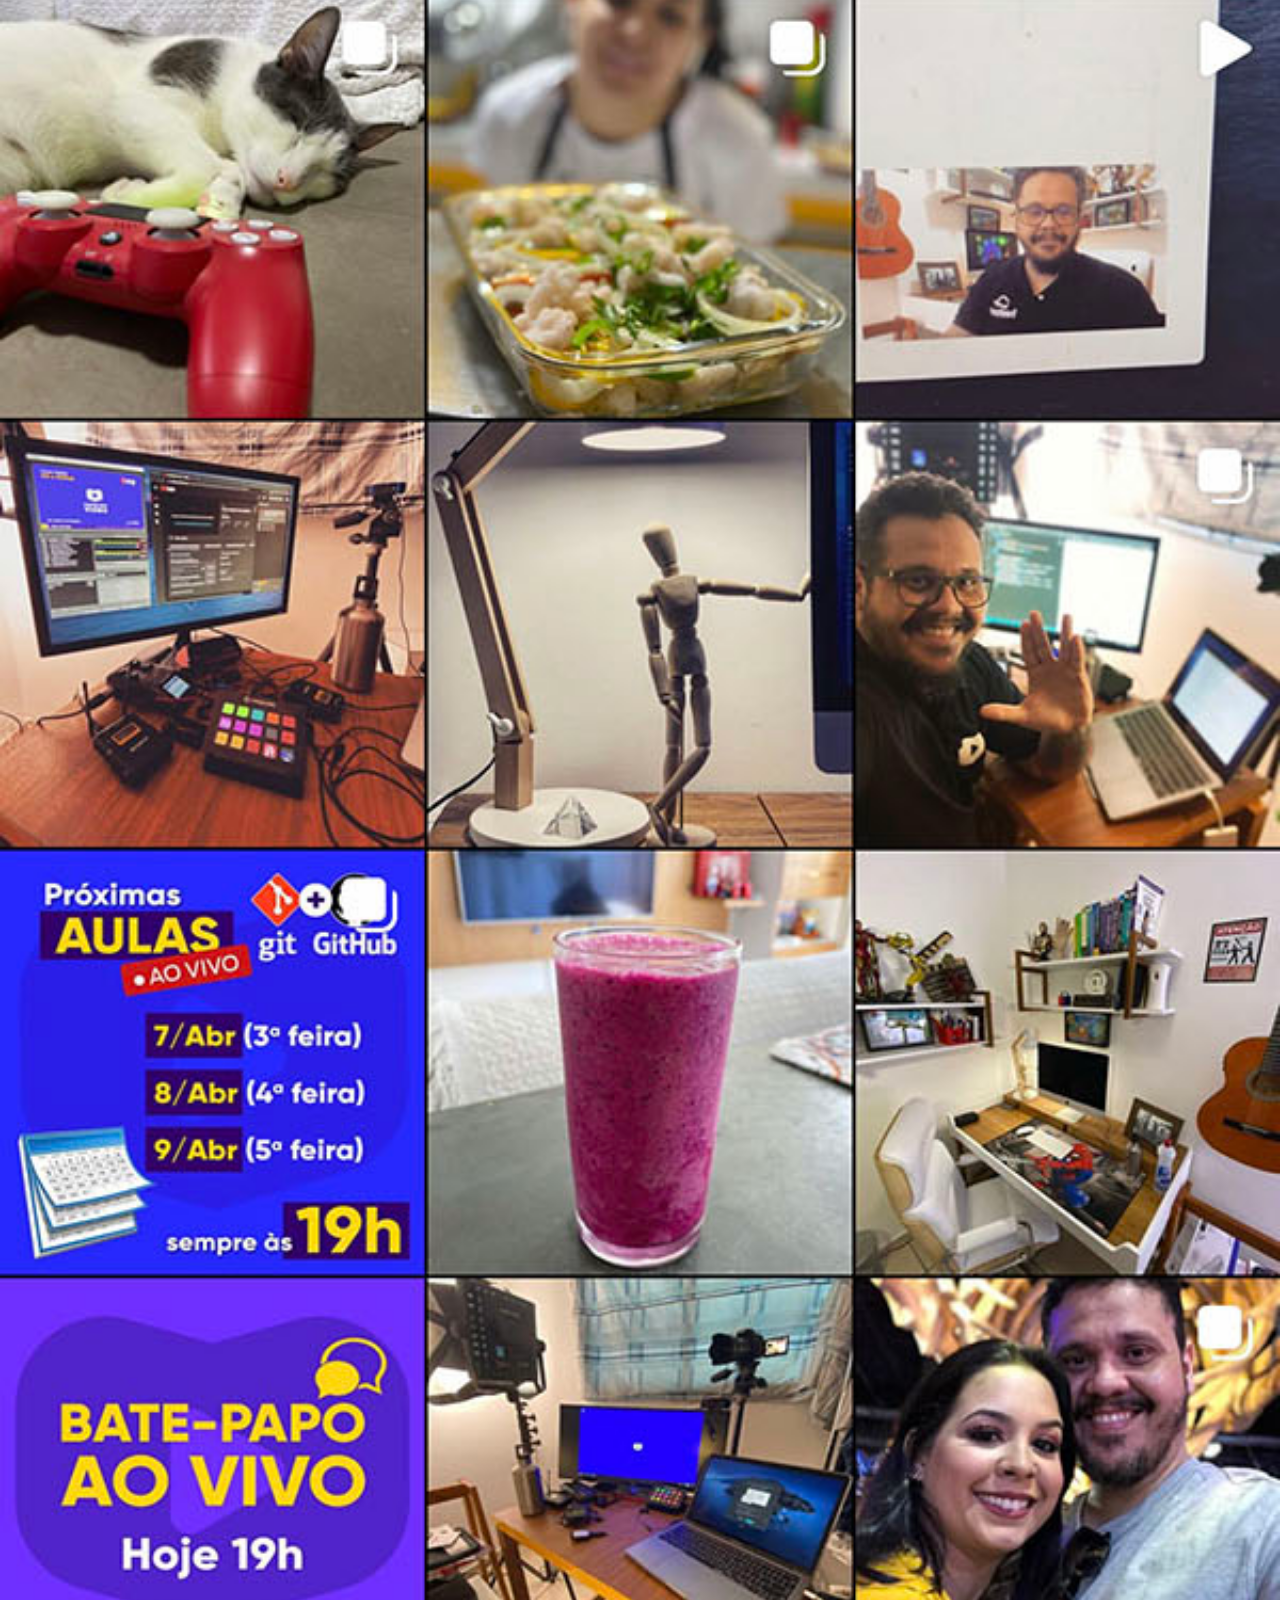
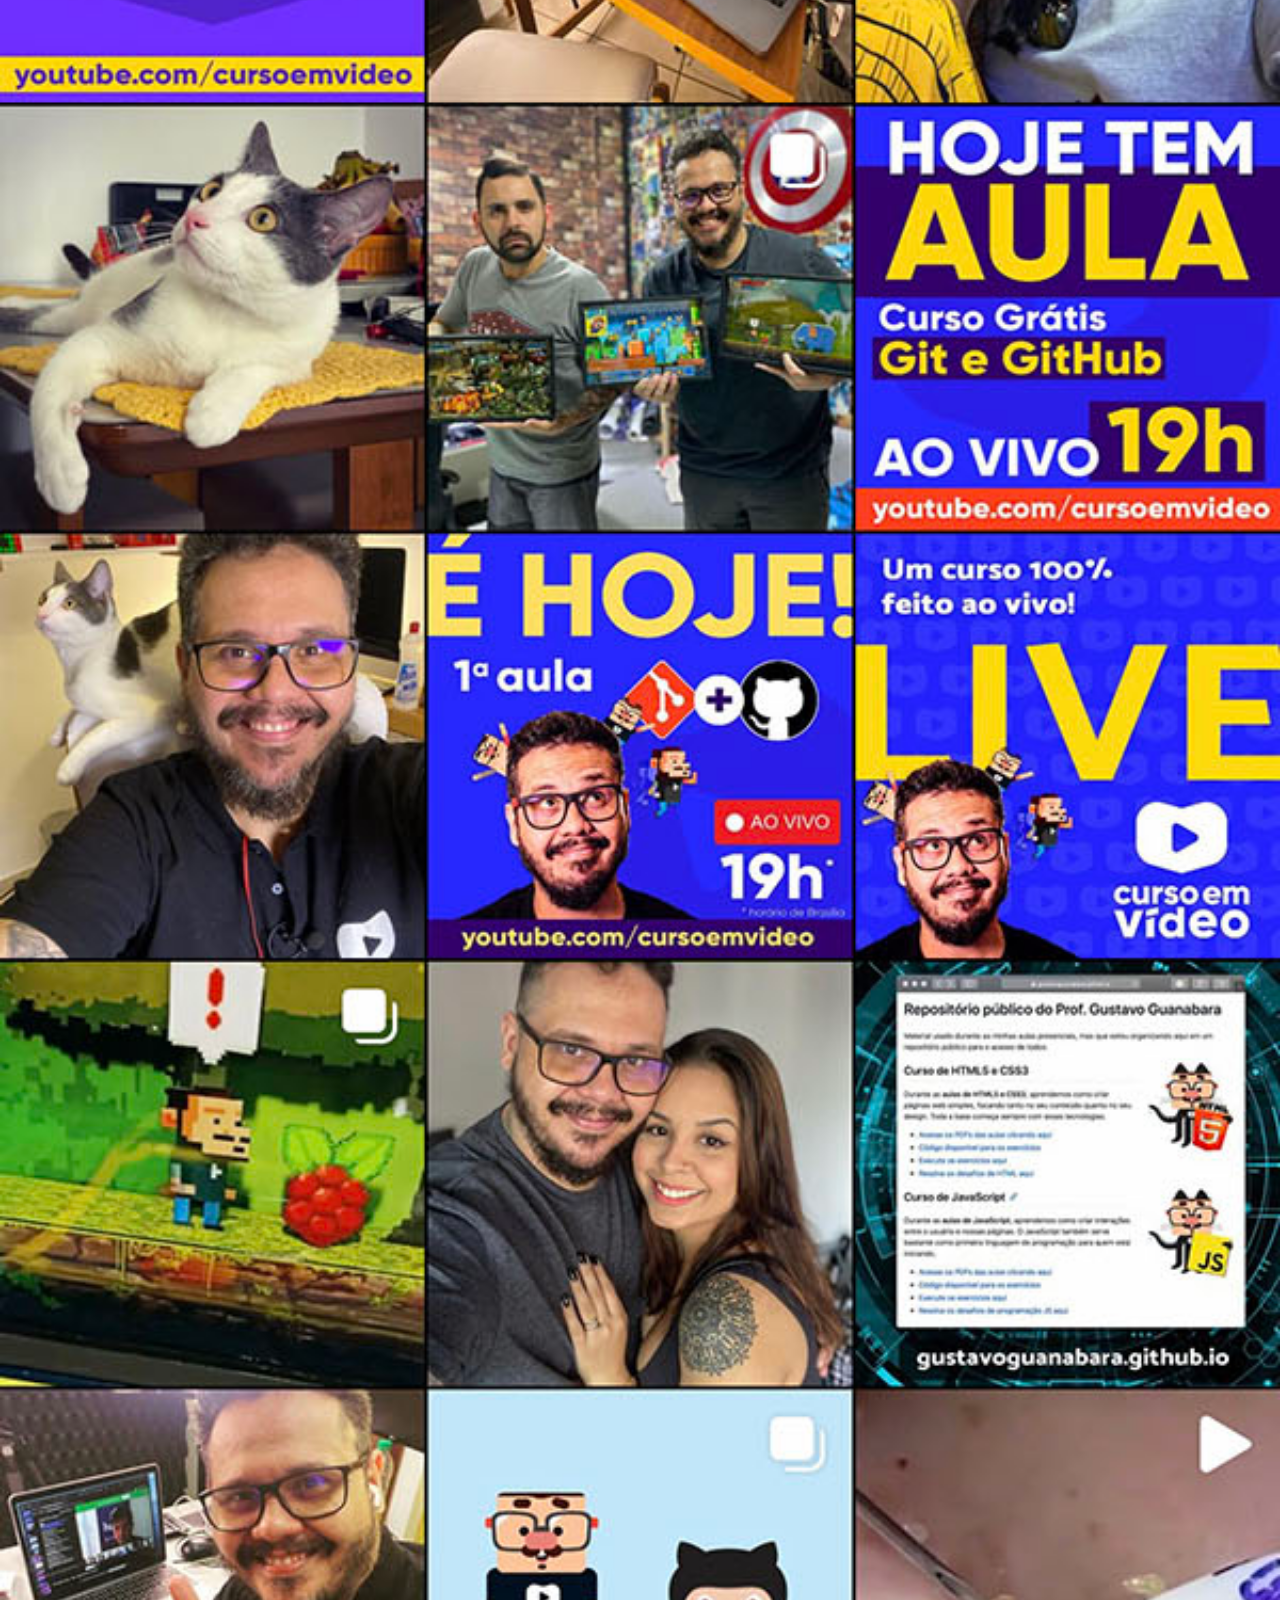
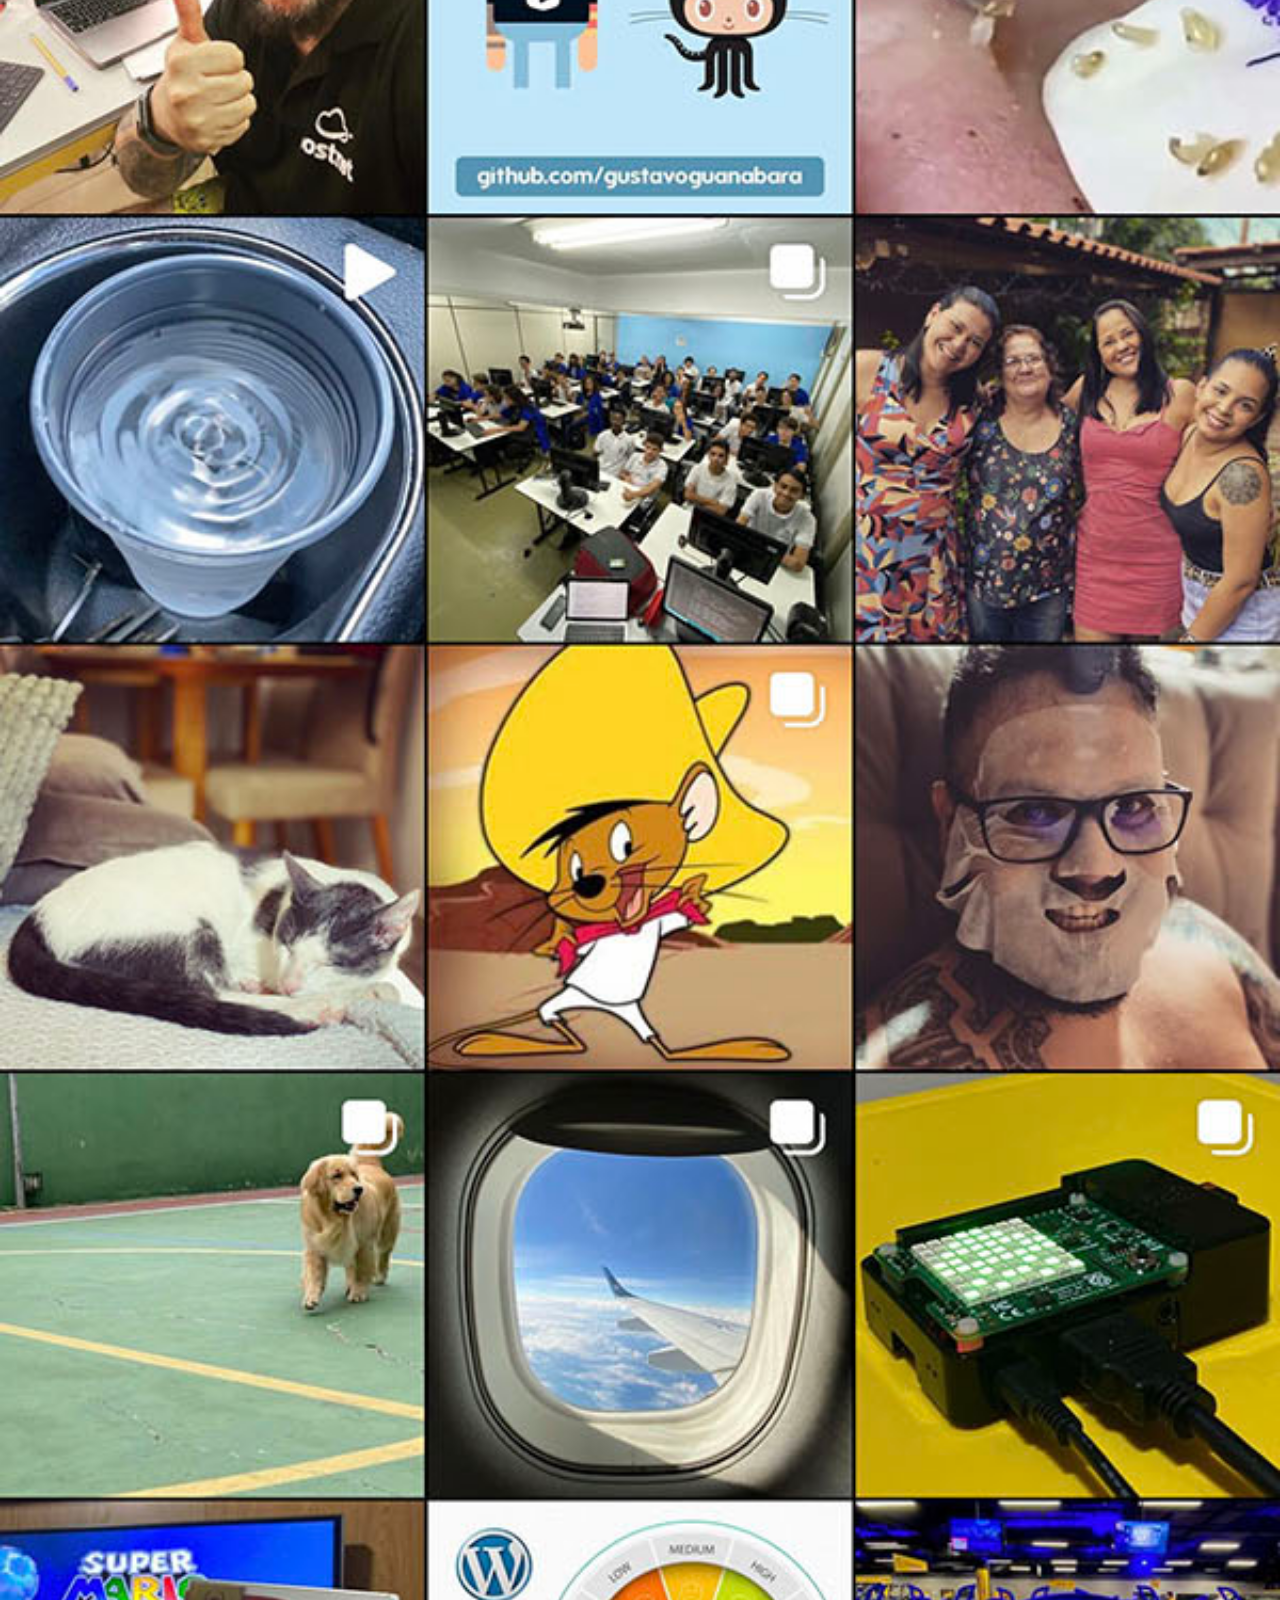
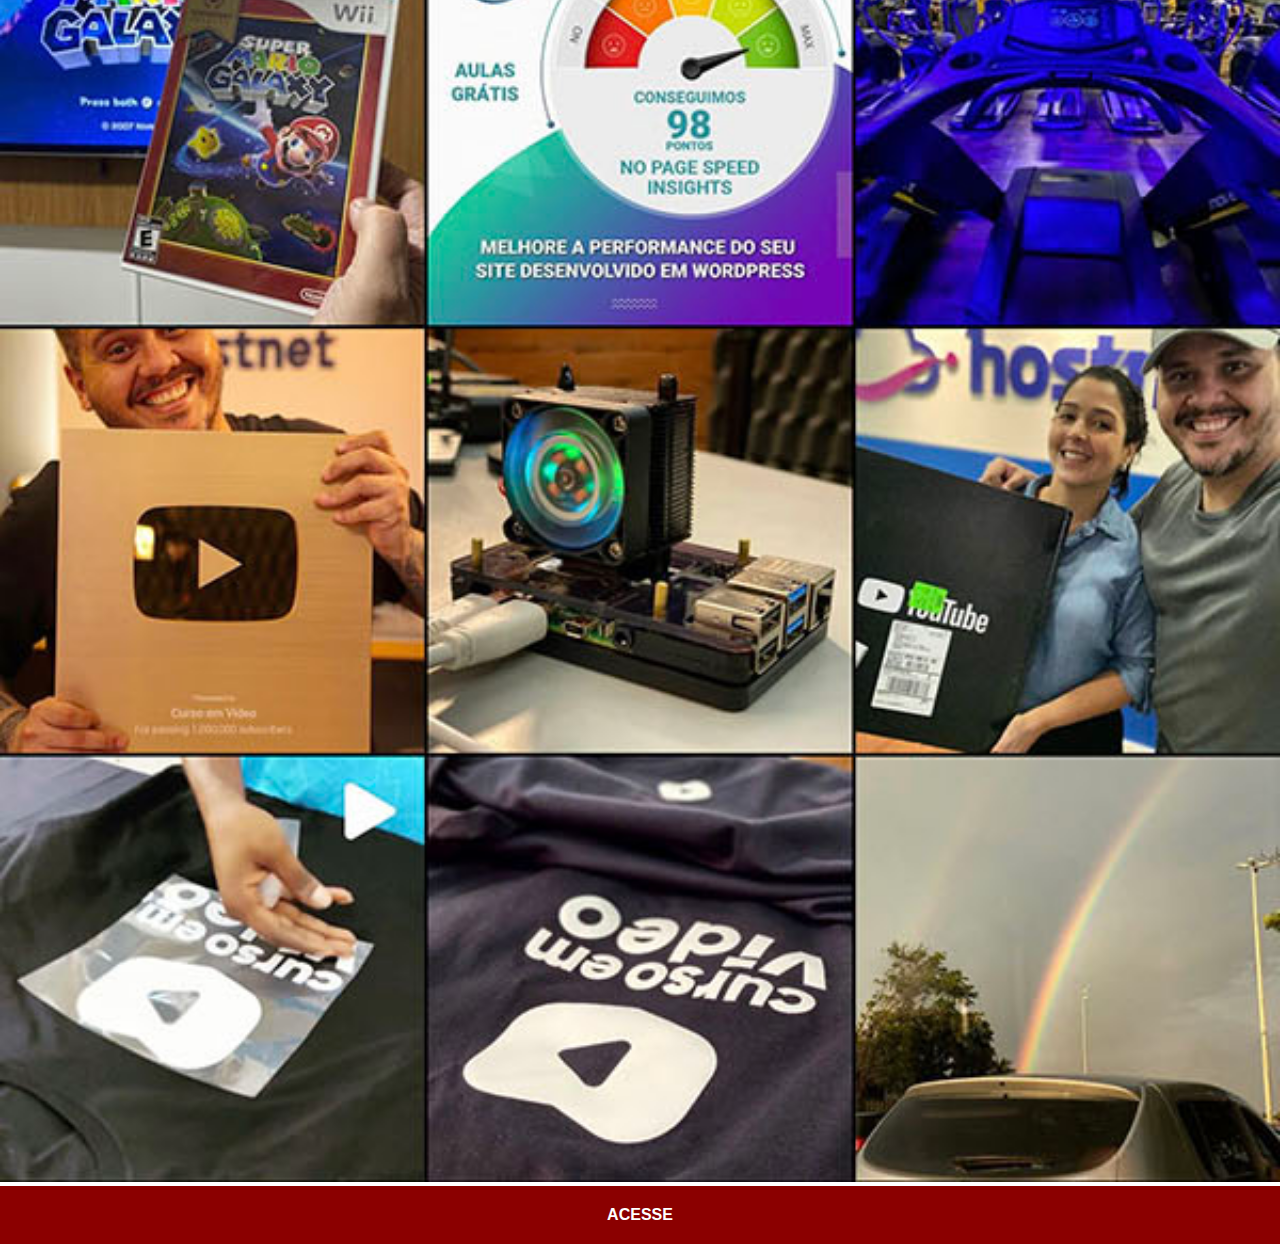
<file: instagram.html>
<!DOCTYPE html>
<html lang="pt-br">
<head>
    <meta charset="UTF-8">
    <meta http-equiv="X-UA-Compatible" content="IE=edge">
    <meta name="viewport" content="width=device-width, initial-scale=1.0">
    <title>YouTube</title>
    <link rel="stylesheet" href="estilos/social.css">

</head>


<body>
    <img src="imagens/tela-instagram.jpg" alt="Instagram">
    <a href="https://www.instagram.com/gustavoguanabara/" target="_blank">ACESSE</a>
</body>
</html>
</file>
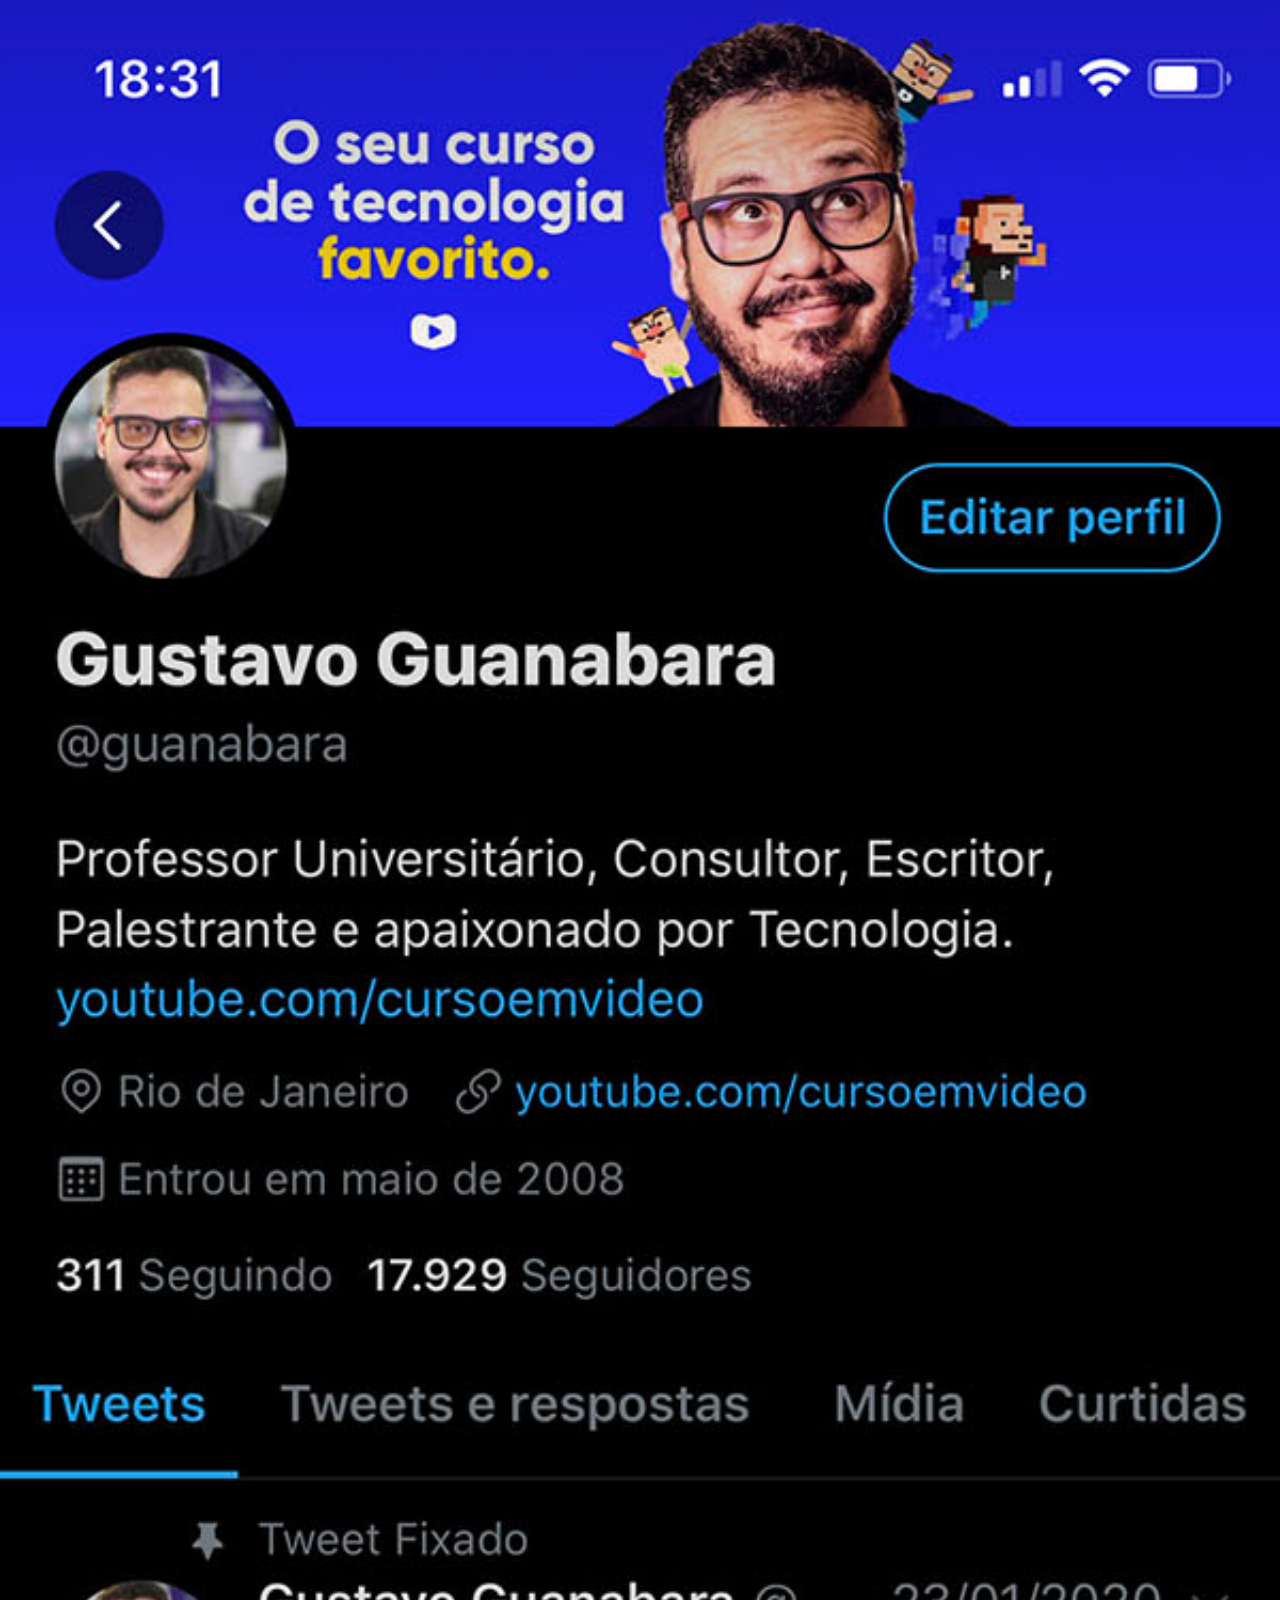
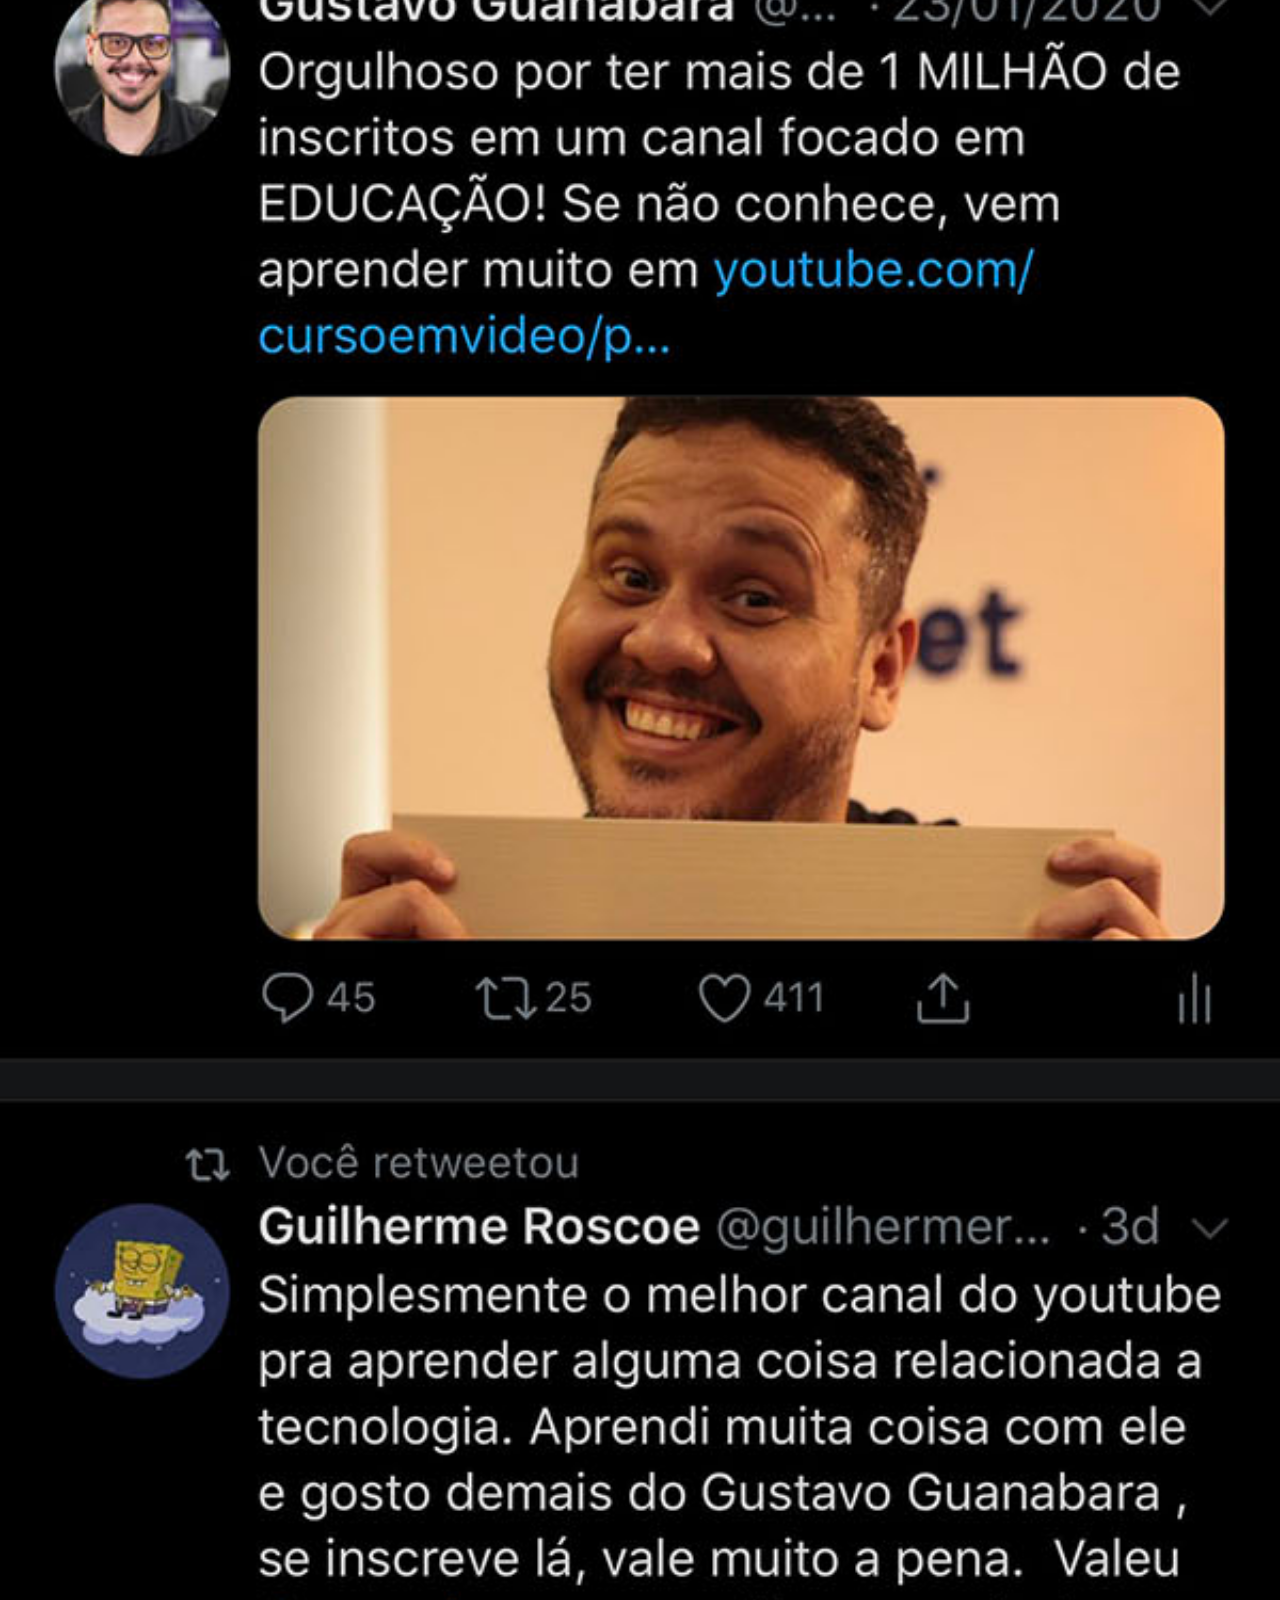
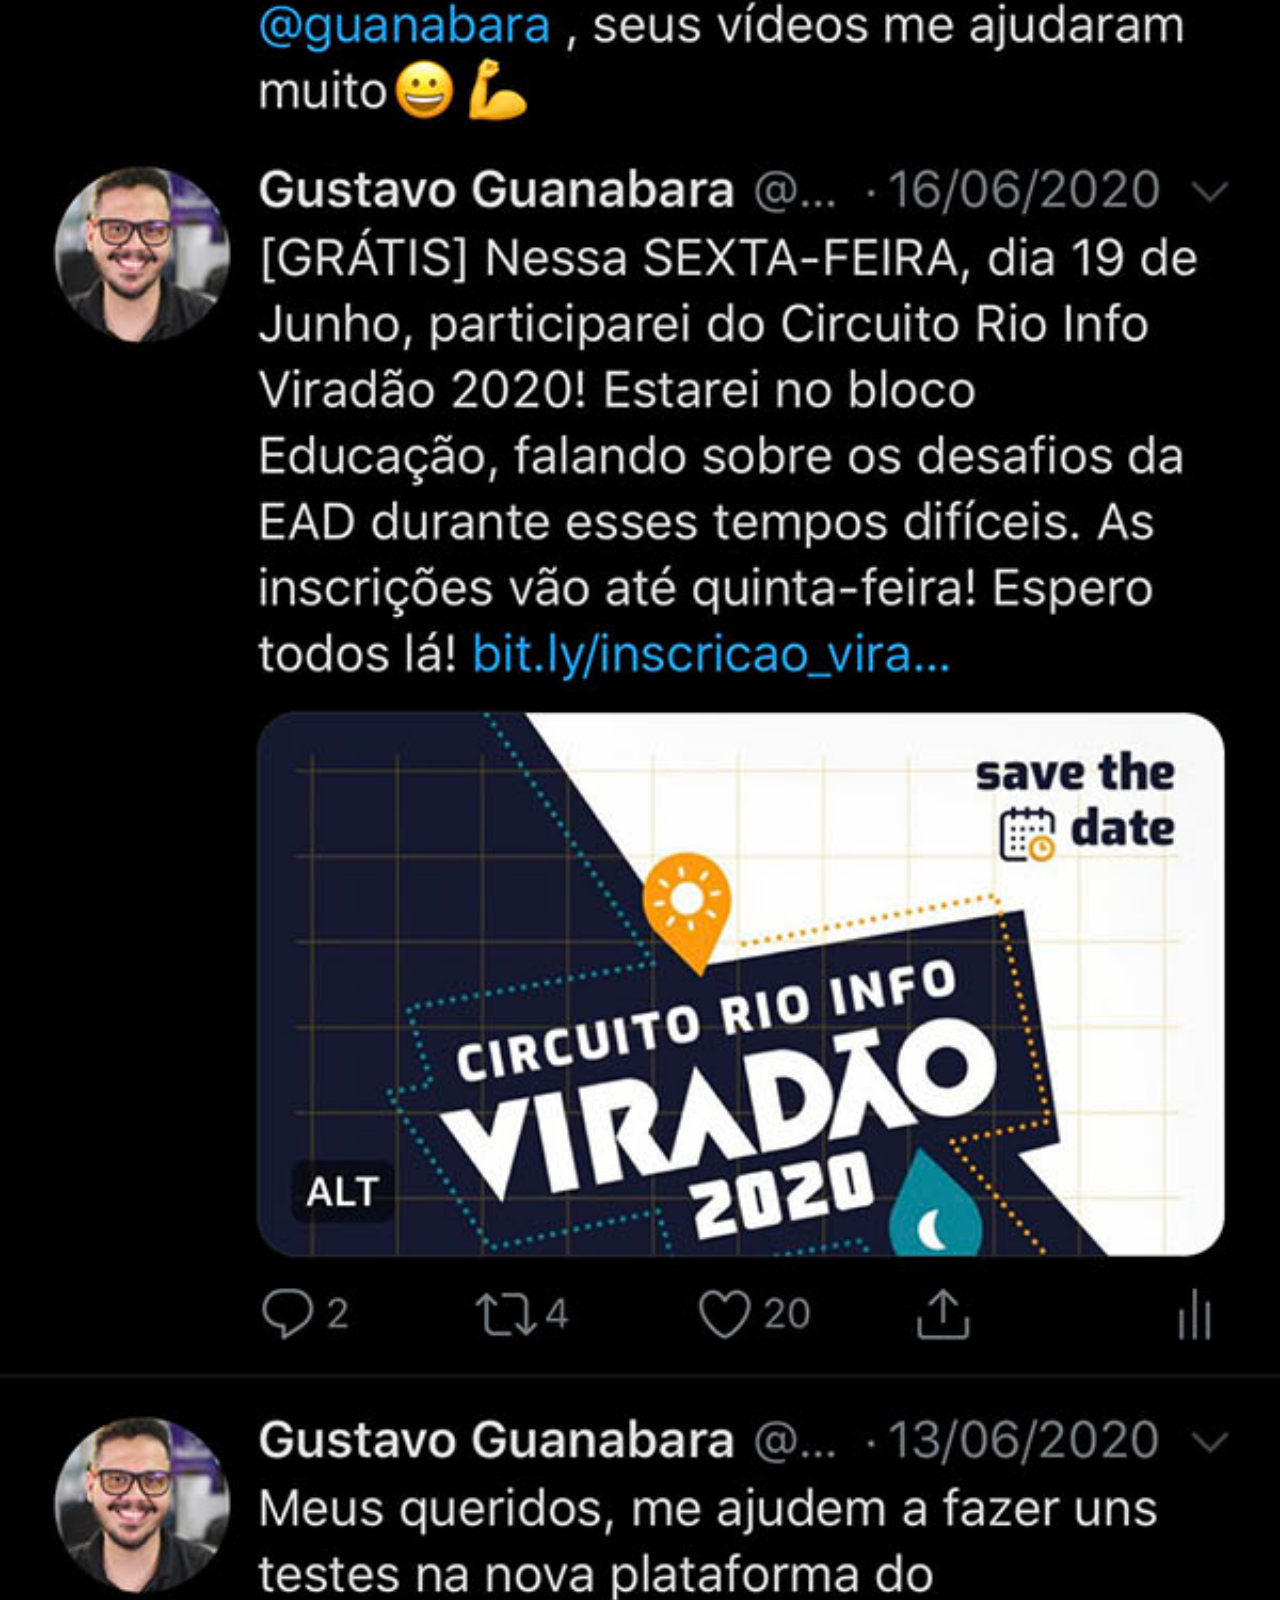
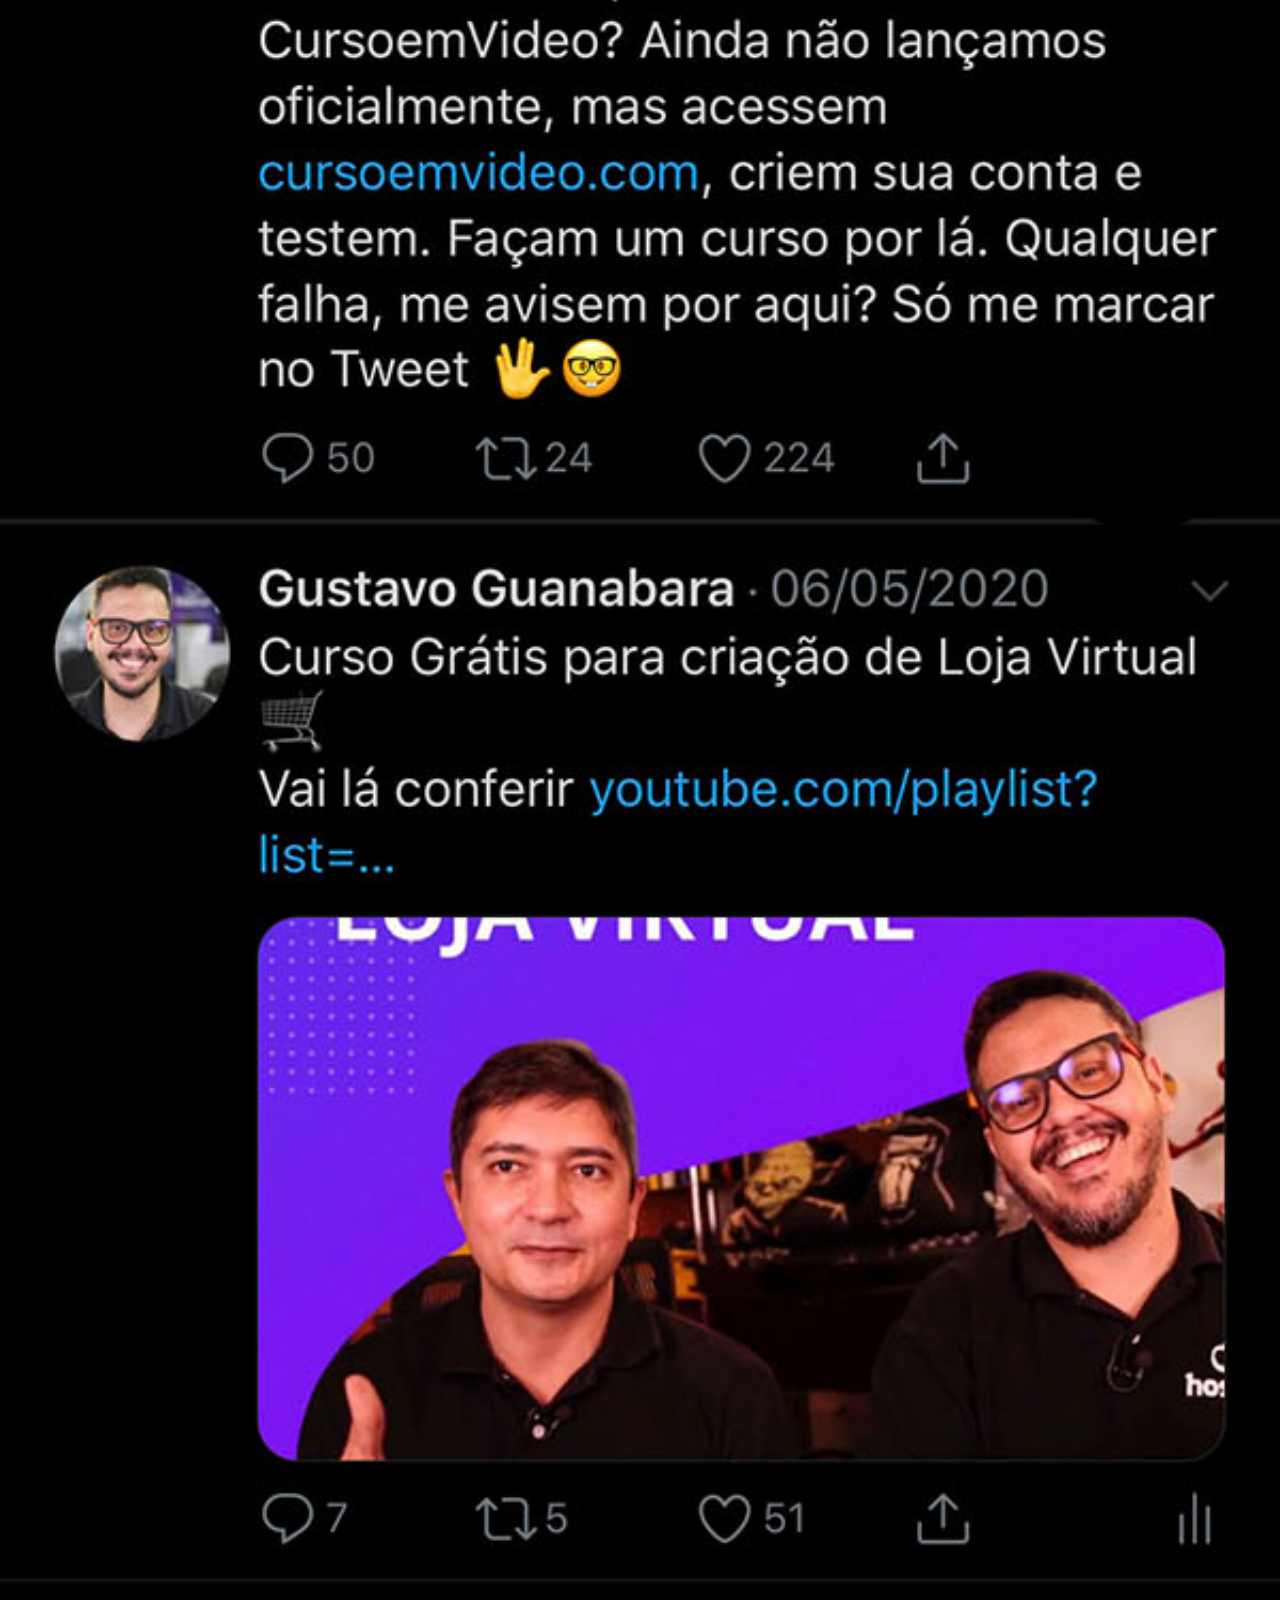
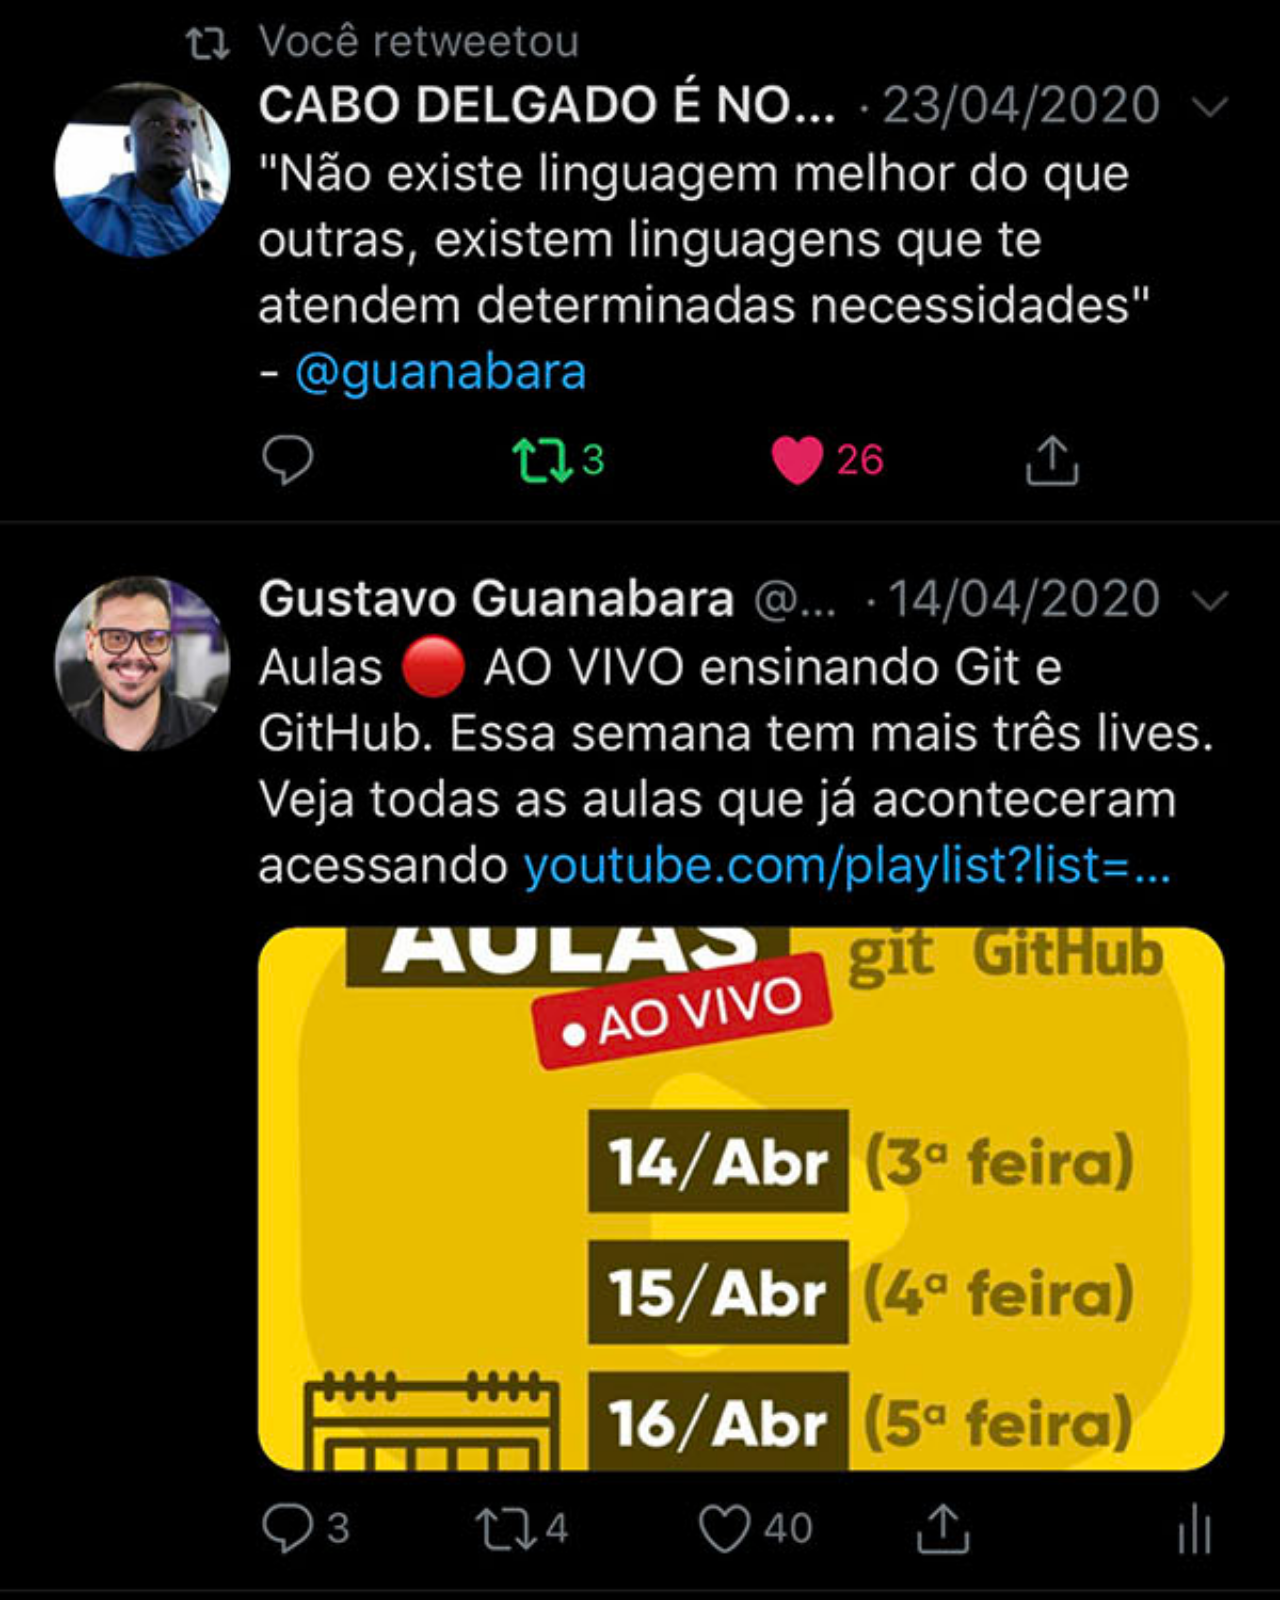
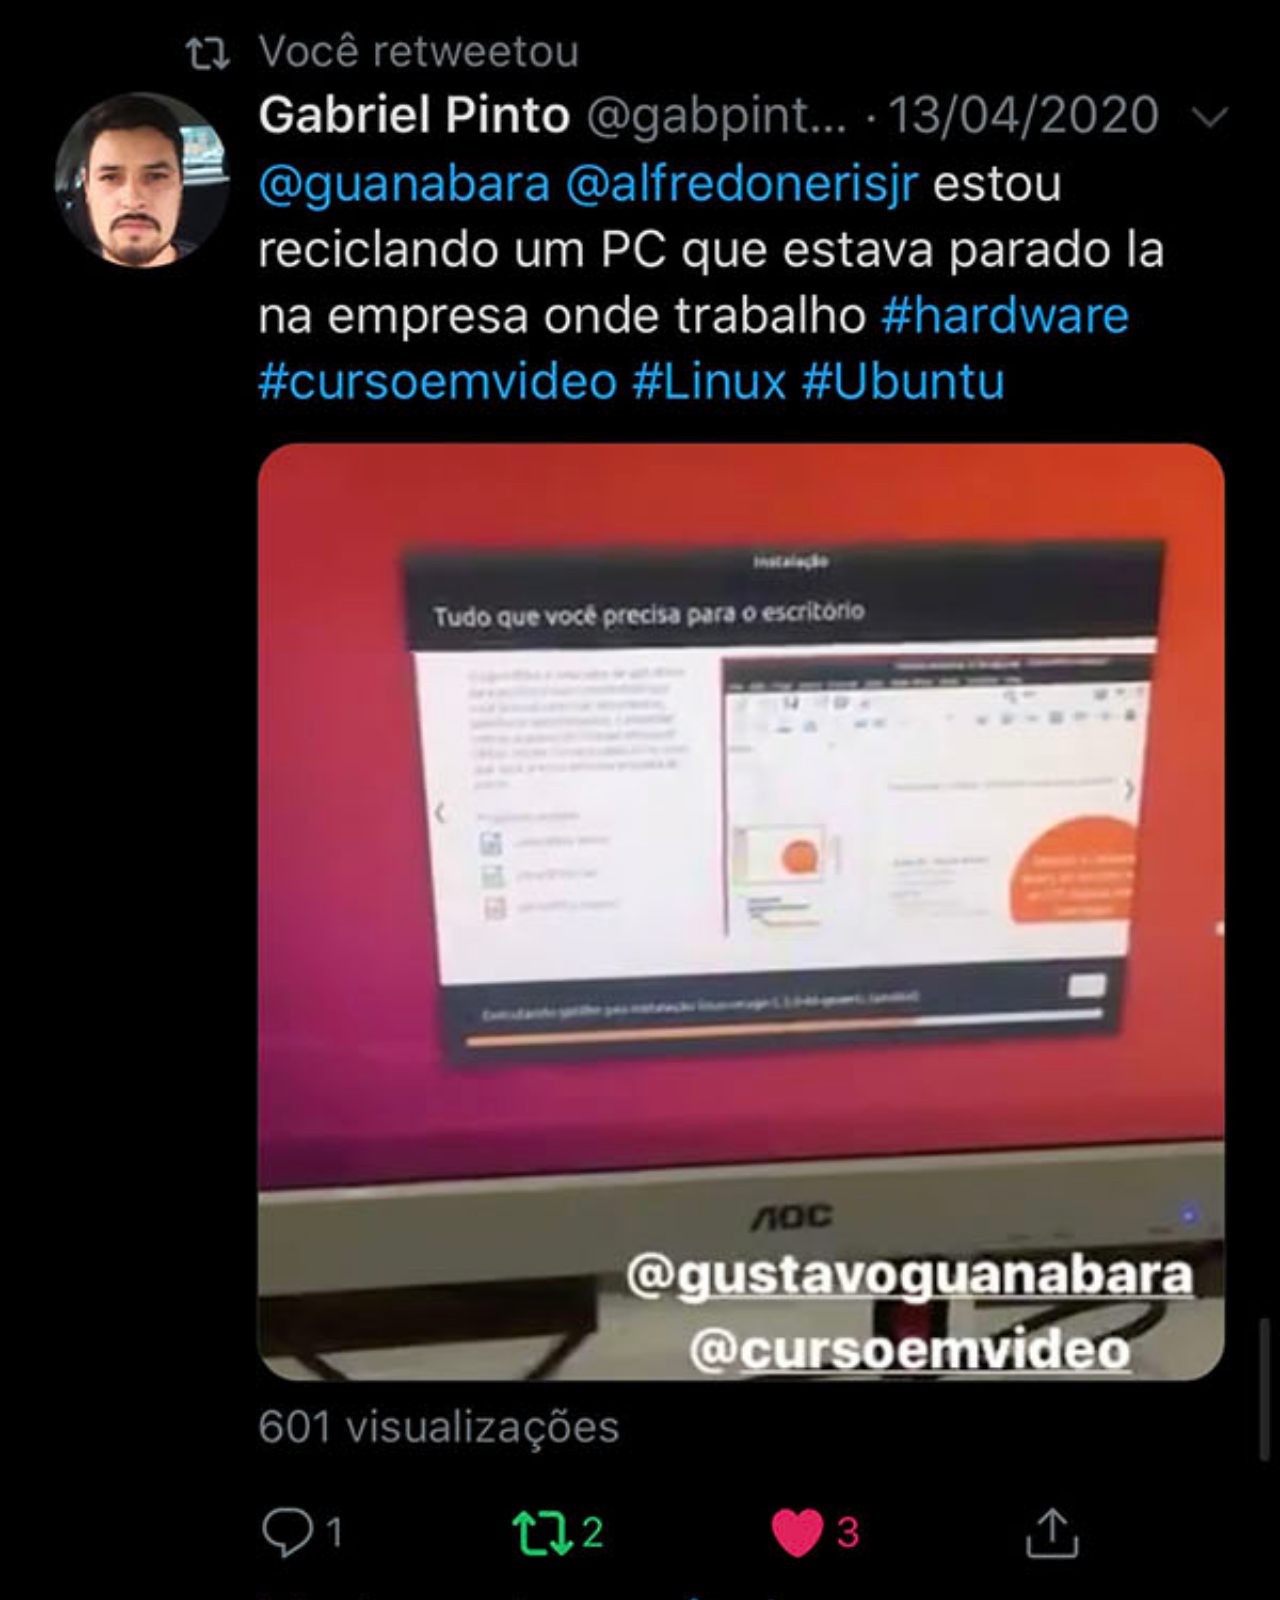
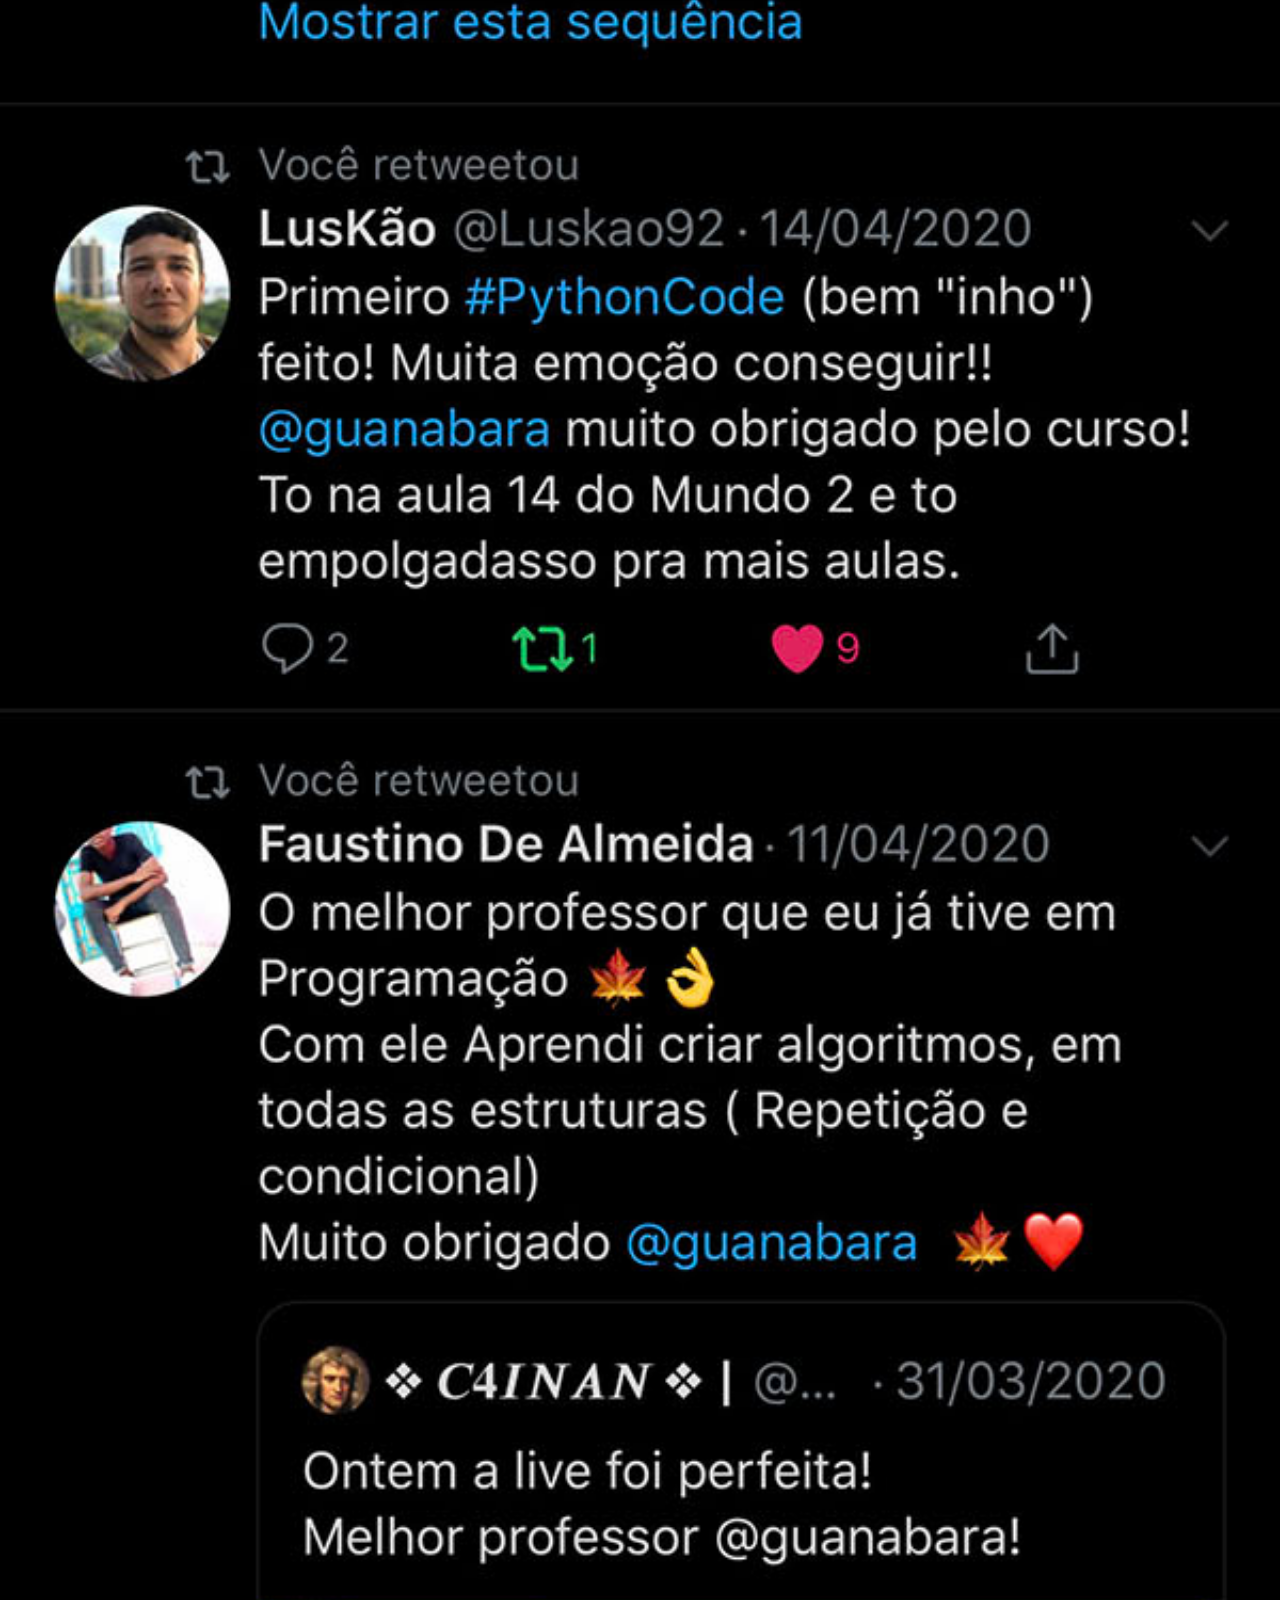
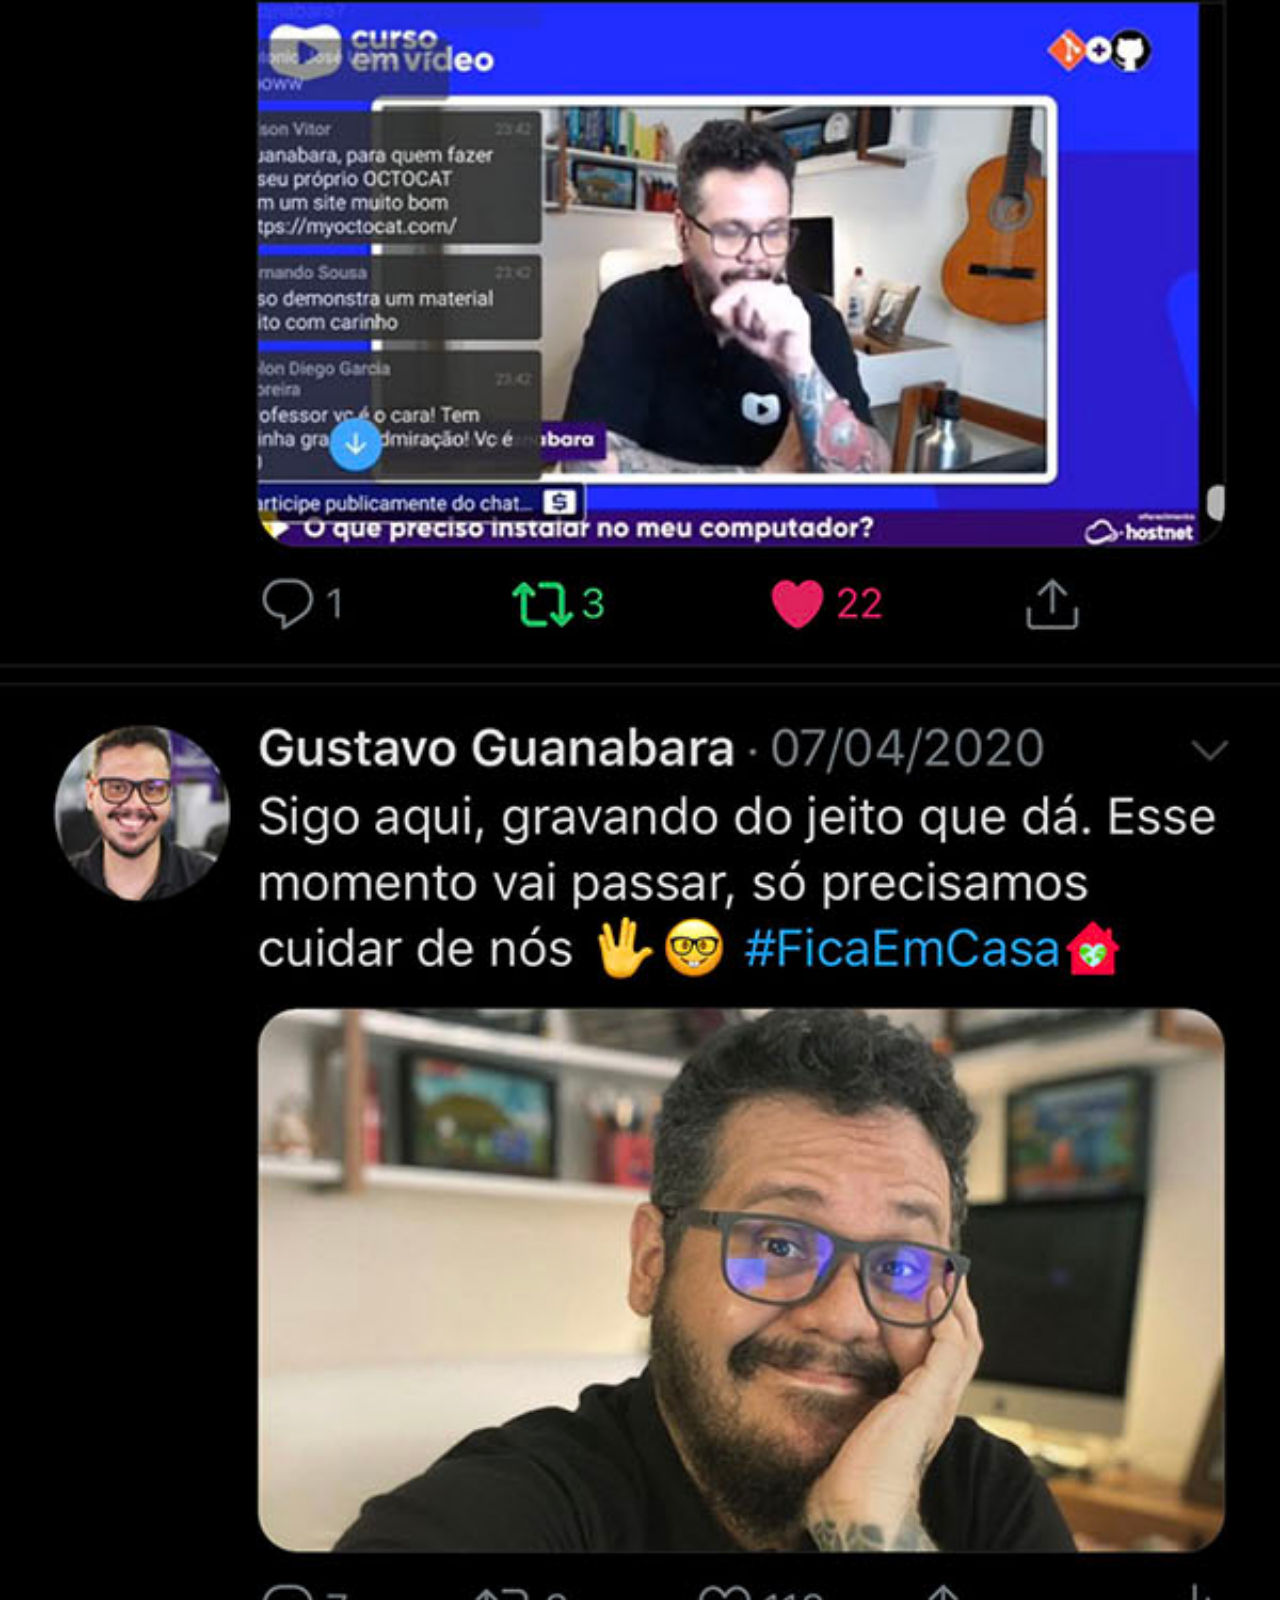
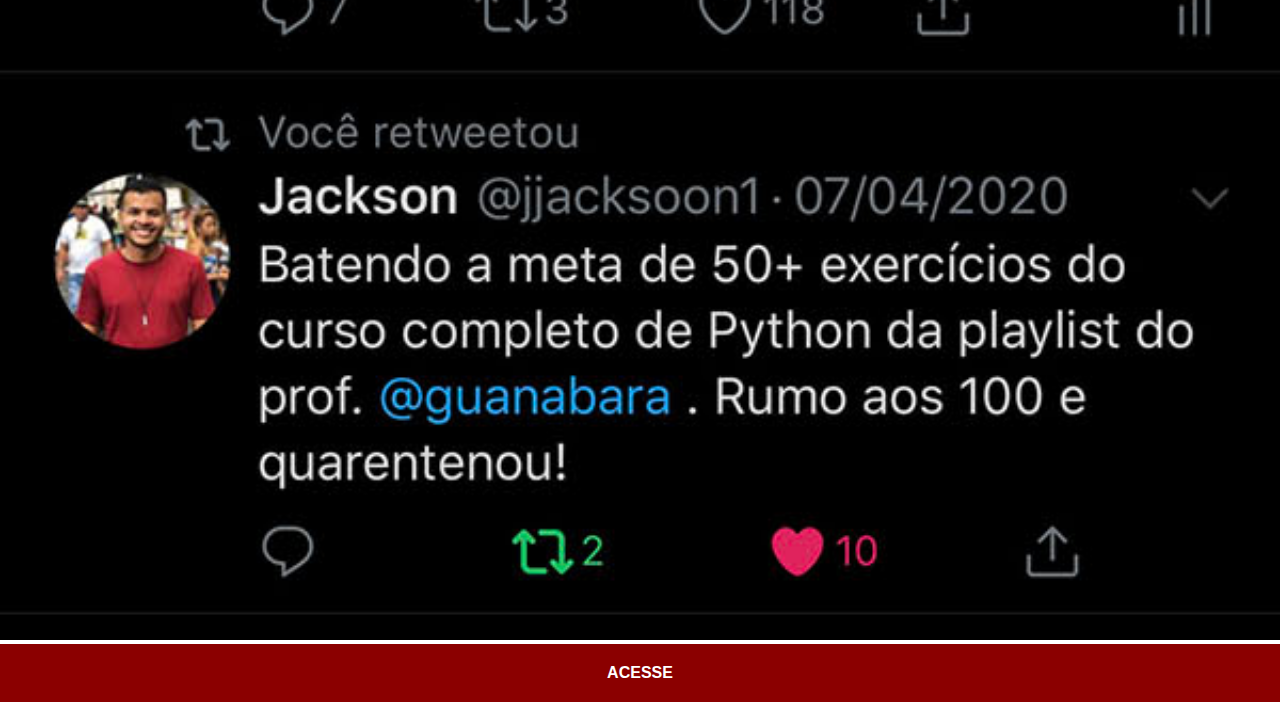
<file: twitter.html>
<!DOCTYPE html>
<html lang="pt-br">
<head>
    <meta charset="UTF-8">
    <meta http-equiv="X-UA-Compatible" content="IE=edge">
    <meta name="viewport" content="width=device-width, initial-scale=1.0">
    <title>YouTube</title>
    <link rel="stylesheet" href="estilos/social.css">

</head>


<body>
    <img src="imagens/tela-twitter.jpg" alt="Twitter">
    <a href="https://twitter.com/guanabara" target="_blank">ACESSE</a>
</body>
</html>
</file>
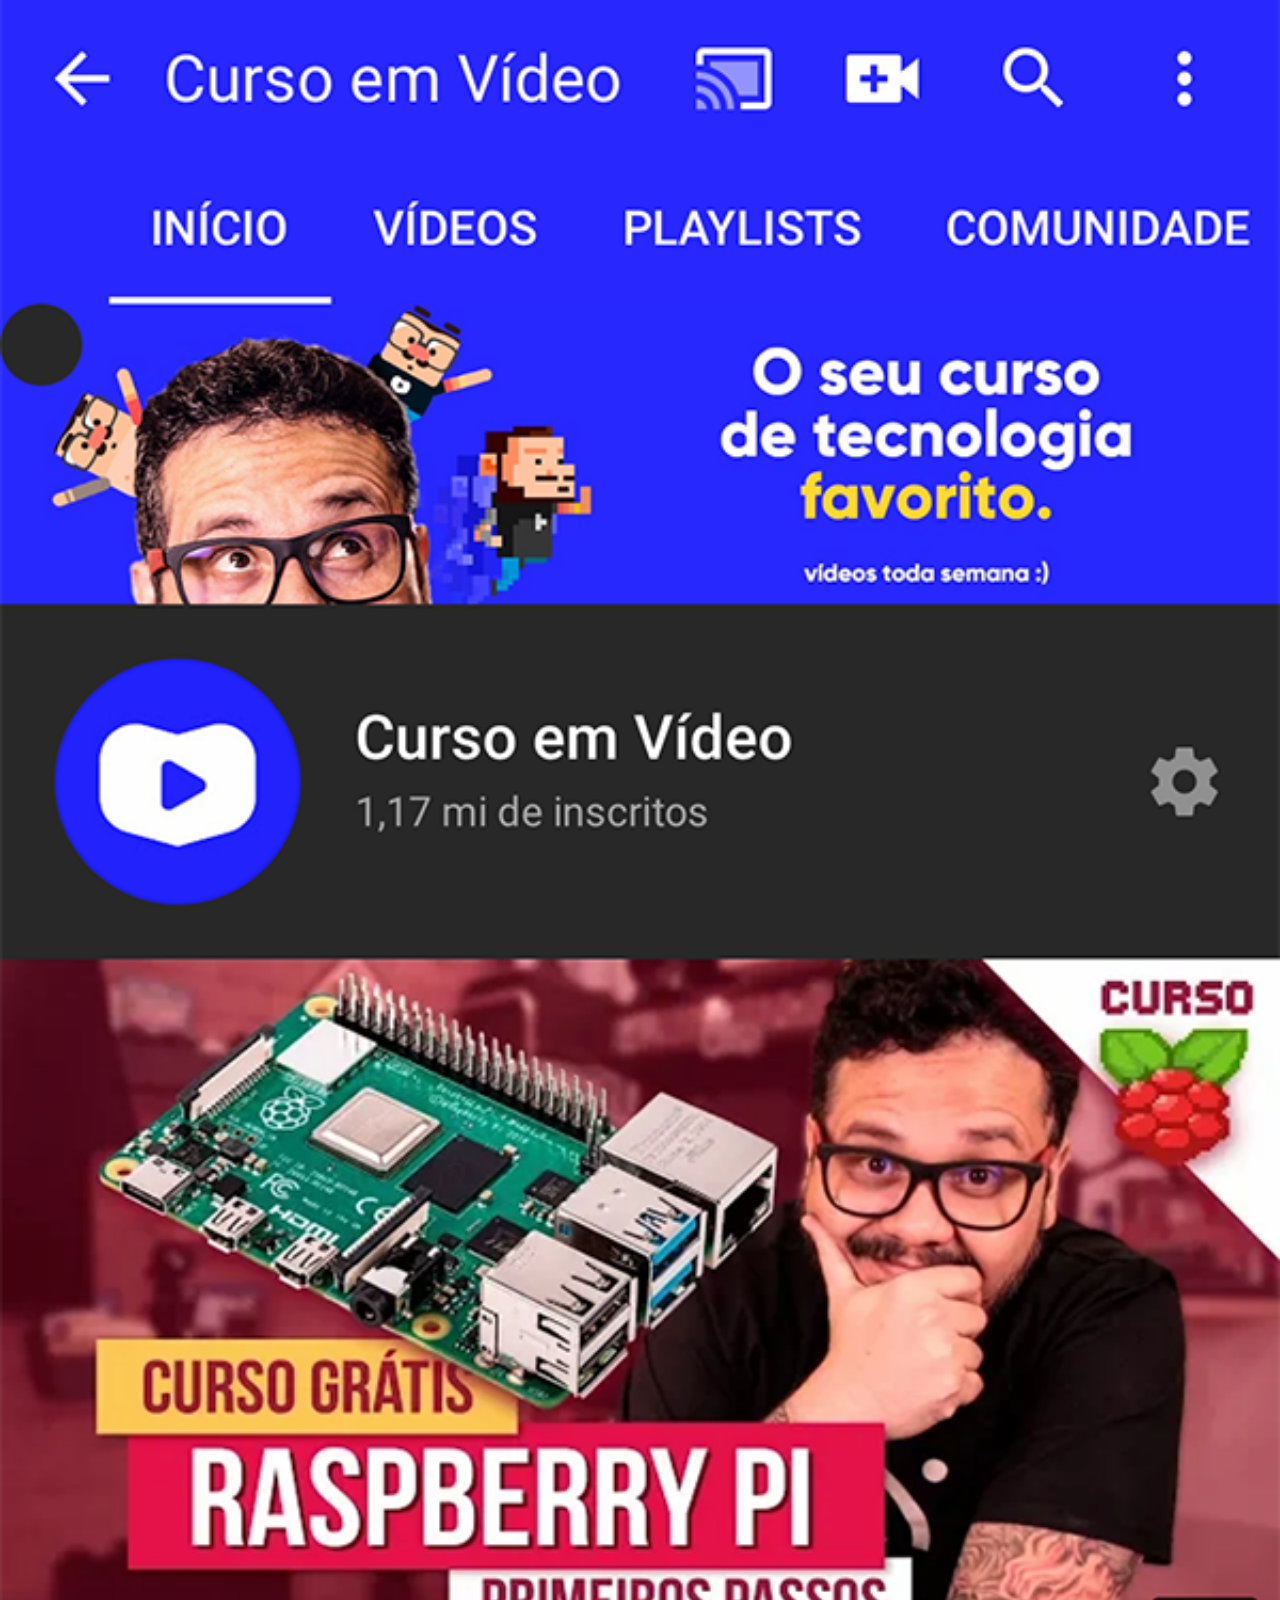
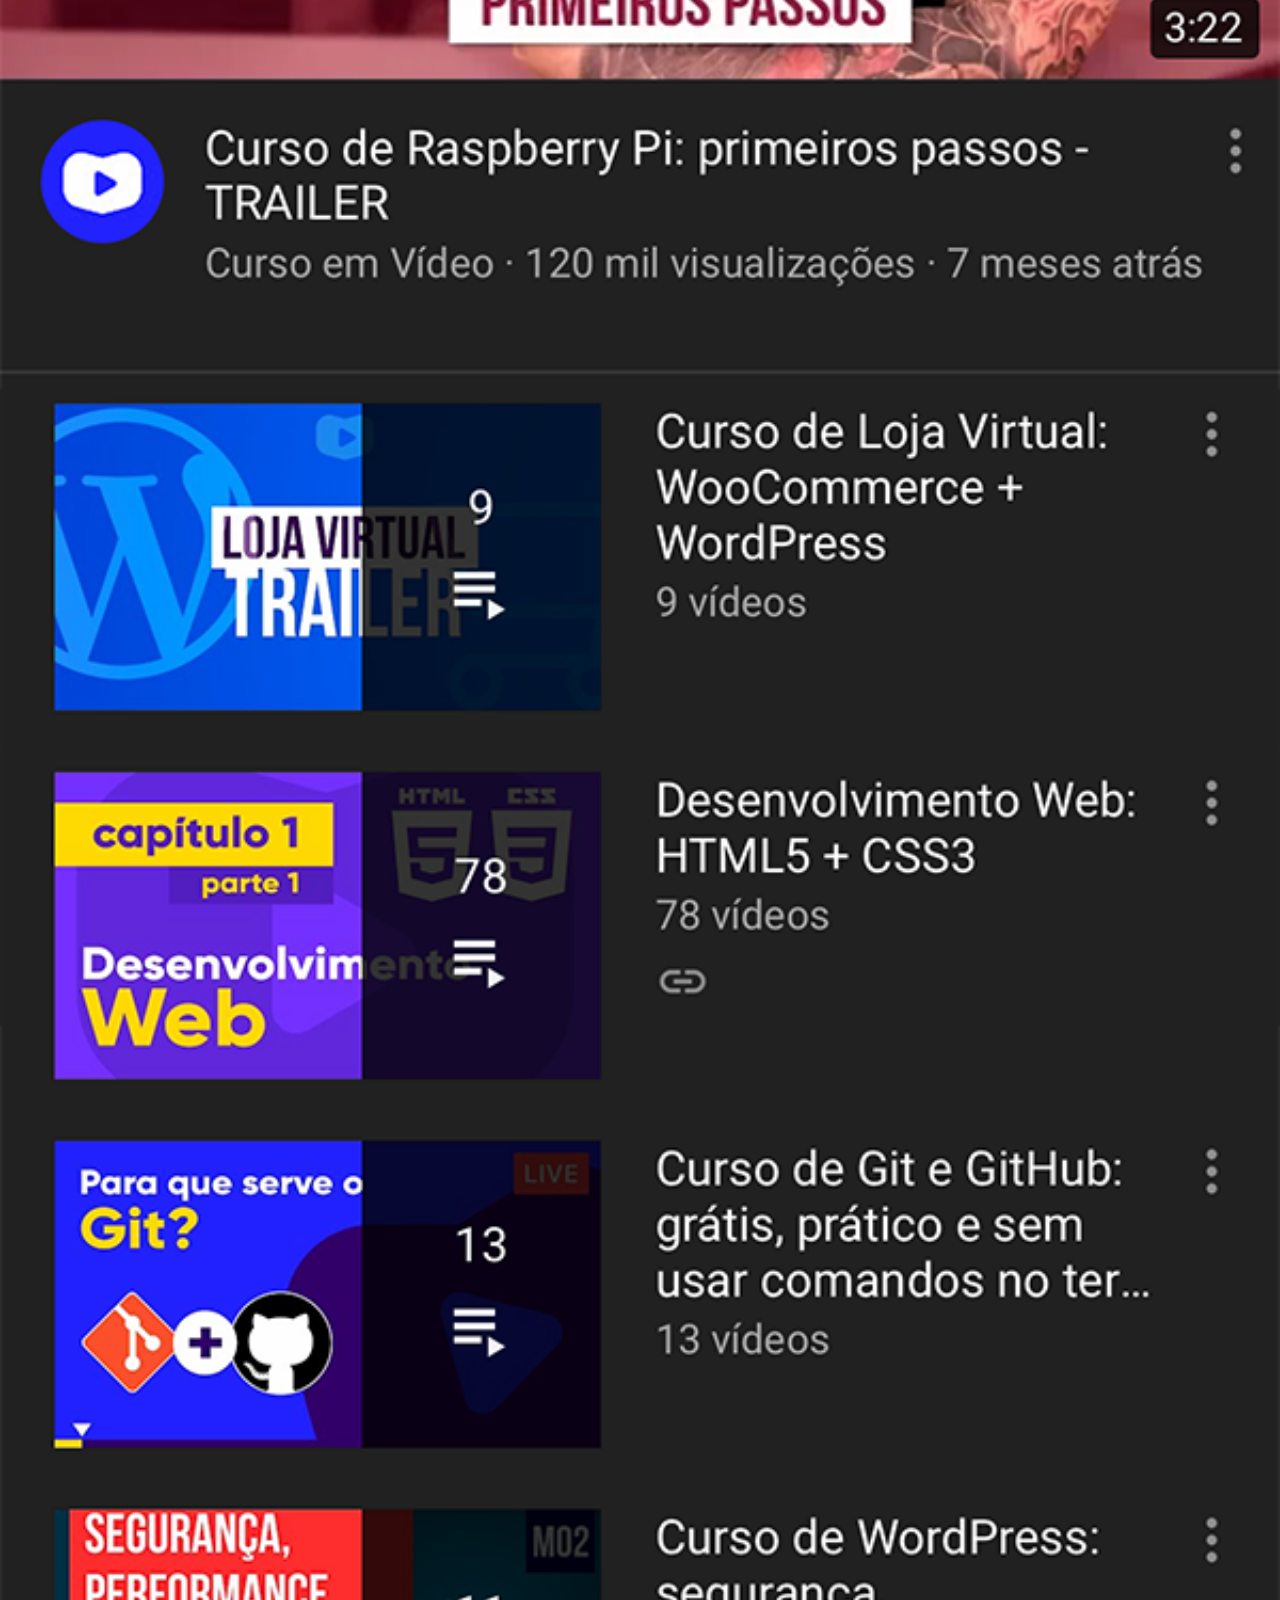
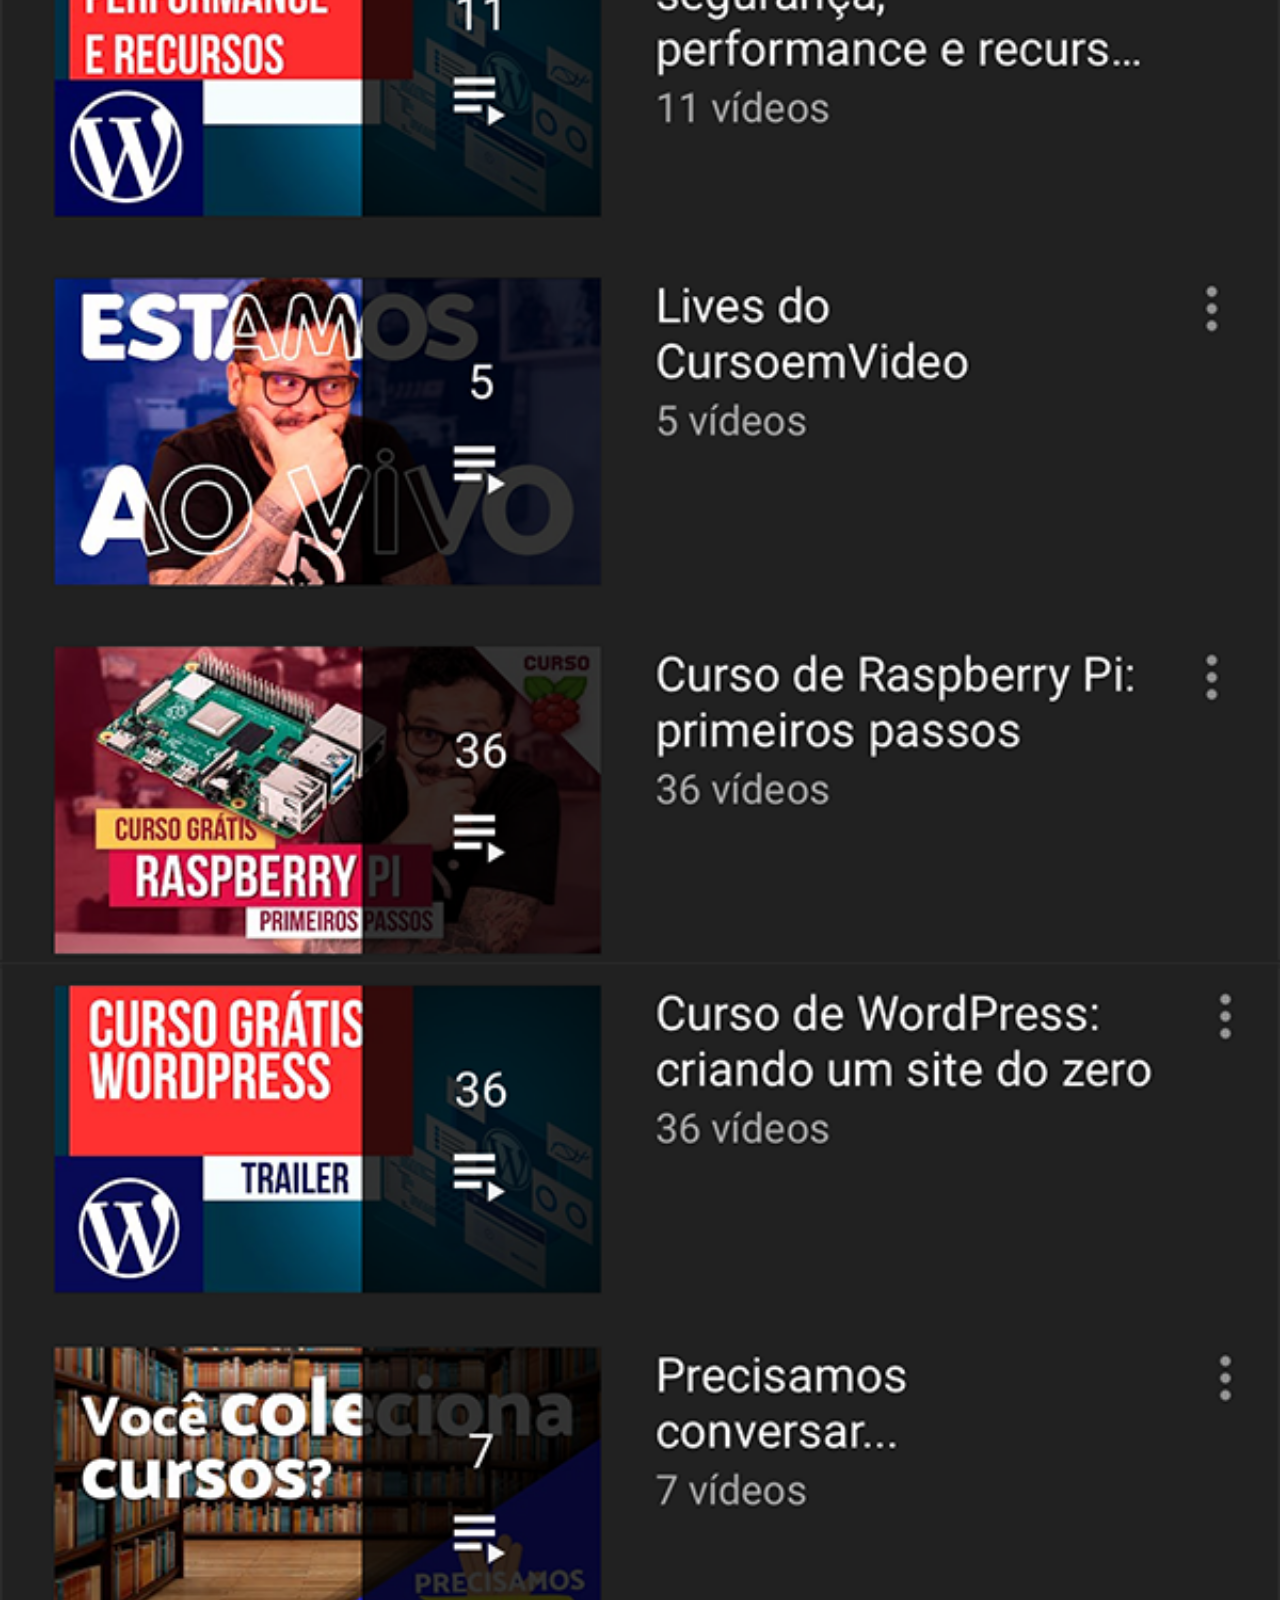
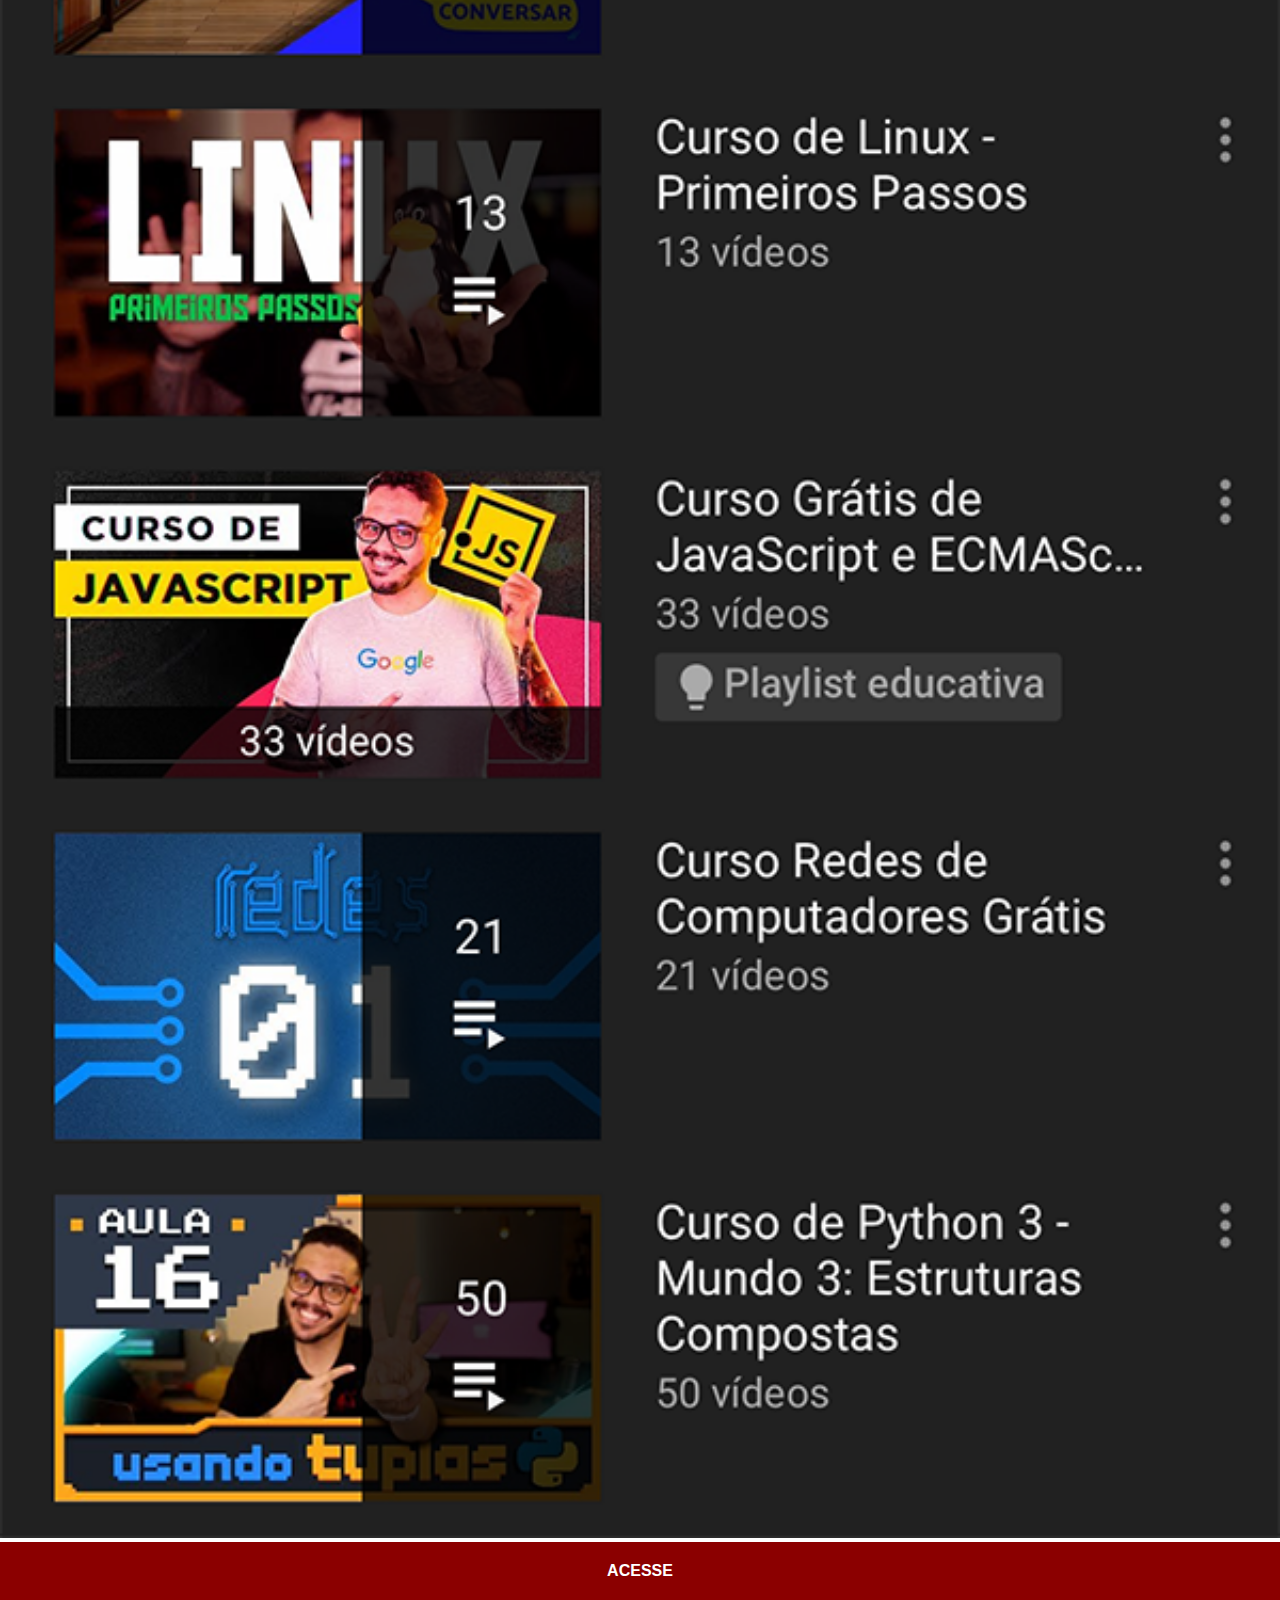
<file: youtube.html>
<!DOCTYPE html>
<html lang="pt-br">
<head>
    <meta charset="UTF-8">
    <meta http-equiv="X-UA-Compatible" content="IE=edge">
    <meta name="viewport" content="width=device-width, initial-scale=1.0">
    <title>YouTube</title>
    <link rel="stylesheet" href="estilos/social.css">

</head>


<body>
    <img src="imagens/tela-youtube.png" alt="YouTube">
    <a href="https://www.youtube.com/@CursoemVideo/playlists" target="_blank">ACESSE</a>
</body>
</html>
</file>
<file: estilos/style.css>
@charset "UTF-8";

* {
    margin: 0px;
    padding: 0px;
    font-family: Arial, Helvetica, sans-serif;
}

html, body {
    height: 100vh;
    width: 100vw;
    background-color: black;
}

body {
    background: url('../imagens/fundo-madeira.jpg') no-repeat top center;
    background-size: cover;
    background-attachment: fixed;
}

main {
    position: relative;
    height: 100vh;
}

section#telefone {
    position: absolute;
    top: 50%;
    left: 50%;
    transform: translate(-50%,-50%);

    height: 627px;
    width: 311px;
    background: url('../imagens/frame-iphone.png') no-repeat;
}

iframe#tela {
    position: relative;
    top: 80px;
    left: 22px;
    width: 267px;
    height: 471px;
}

section#redes-sociais {
    text-align: right;
}

section#redes-sociais img {
    width: 50px;
    margin: 10px;
    border-radius: 50%;
    box-shadow: 2px 2px 5px rgba(0, 0, 0, 0.4);
    box-sizing: border-box;
}

section#redes-sociais img:hover {
    border: 2px solid rgba(255, 255, 255, 0.6);
    transform: translate(-3px, -3px);
    box-shadow: 5px 5px 10px rgba(0, 0, 0, 0.6);
    transition: transform .3s, border 1s;
}
</file>
<file: estilos/social.css>
* {
    margin: 0px;
    padding: 0px;
    font-family: Arial, Helvetica, sans-serif;
}

::-webkit-scrollbar {
    width: 0px;
    height: 0px;
}

img {
    width: 100vw;
}

a {
  display: block;
  background-color: darkred;
  color: white;
  padding: 20px;
  text-align: center;
  font-weight: bolder;
  text-decoration: none;  
}

a:hover {
    background-color: red;
}
</file>
